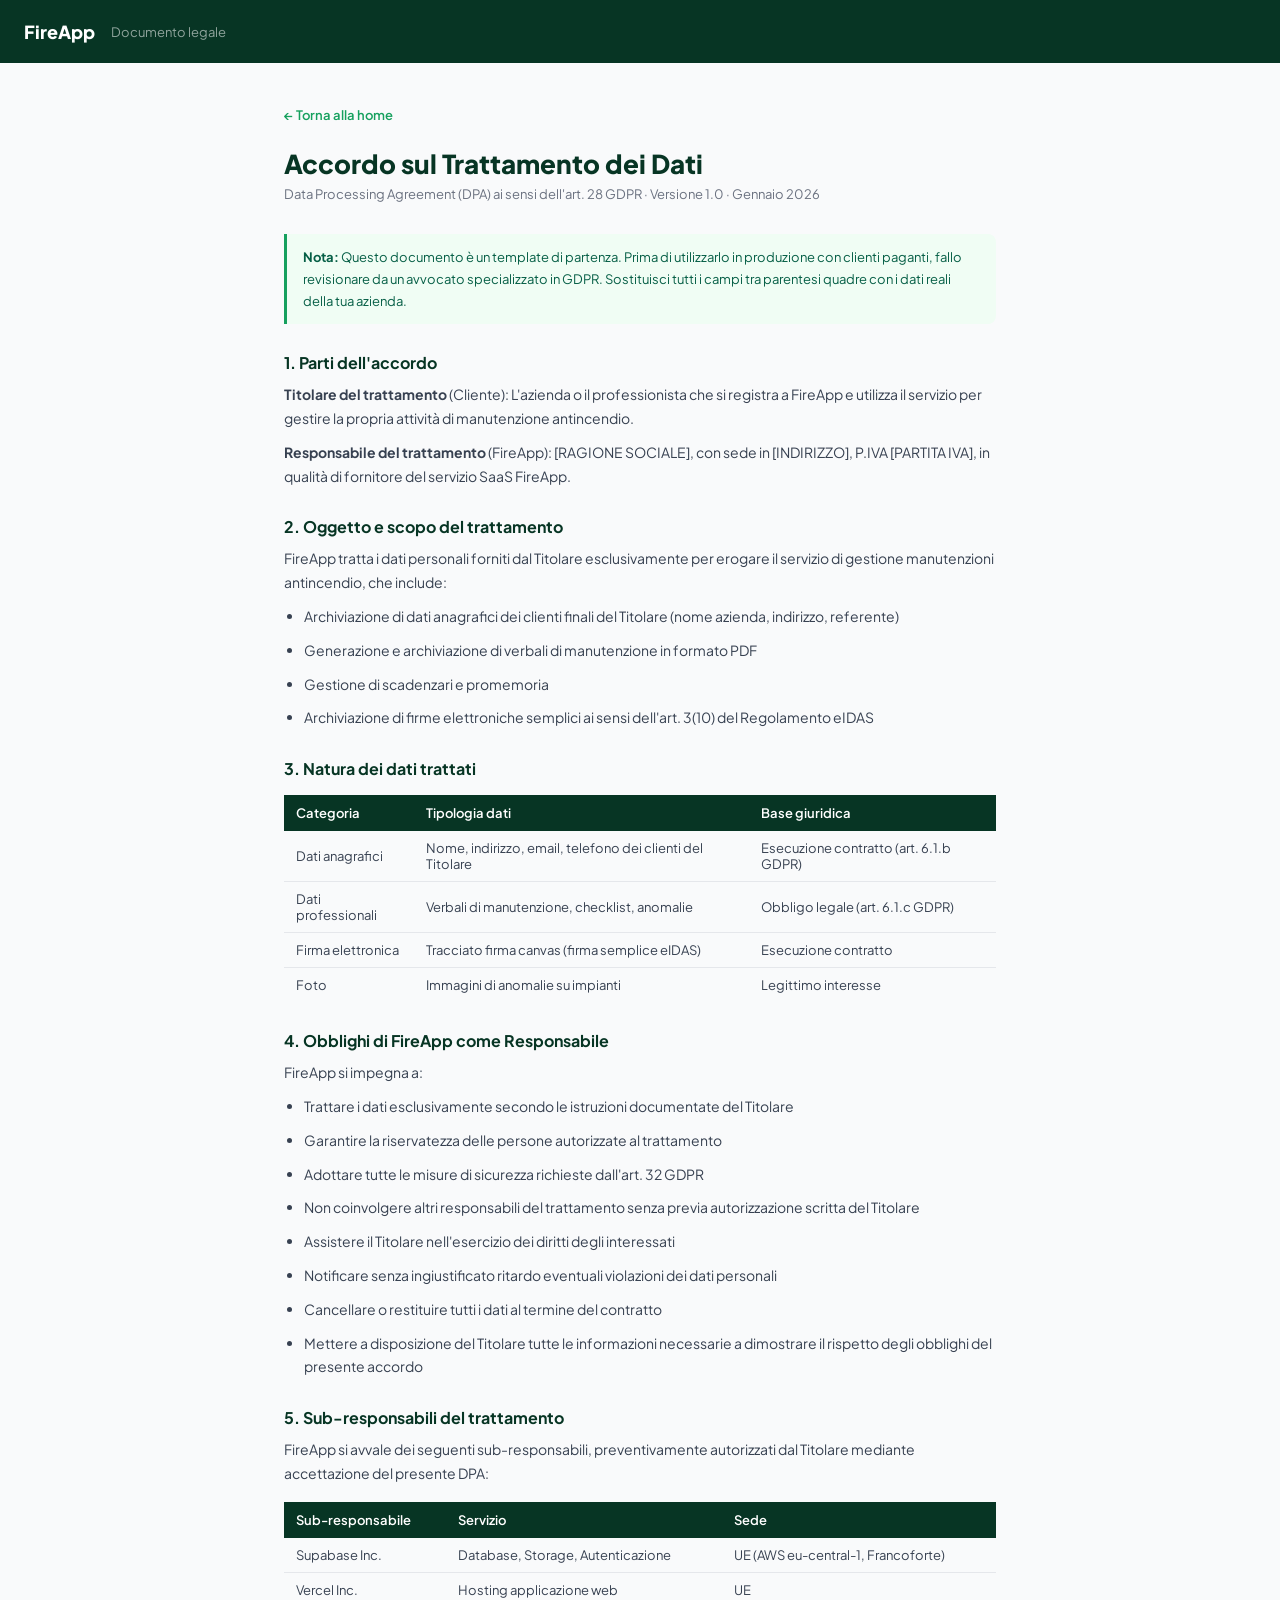
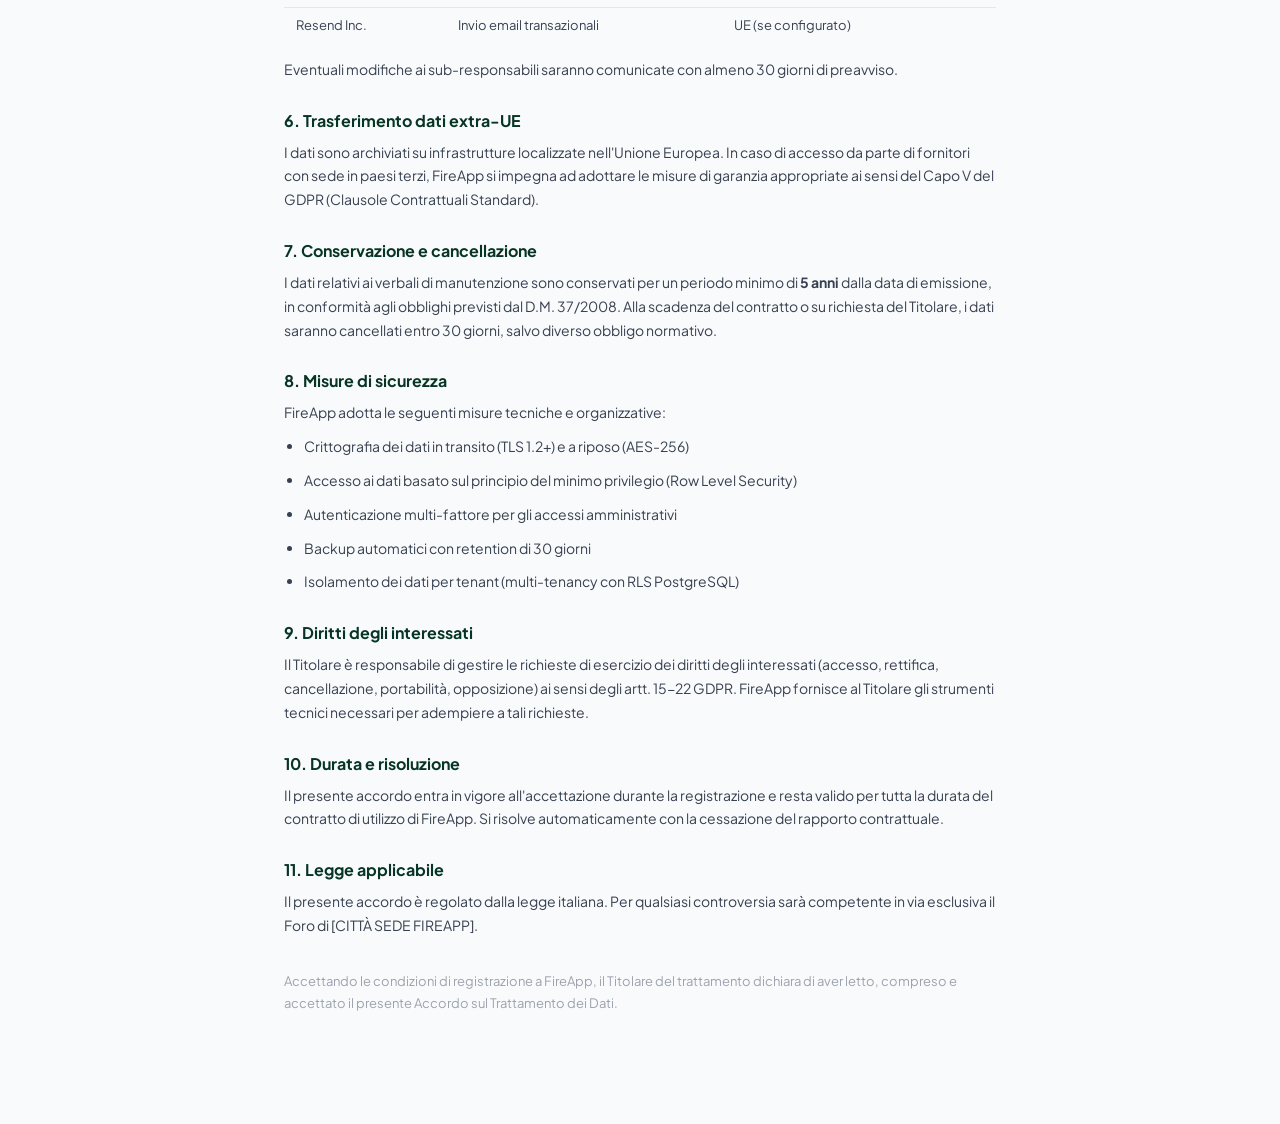
<file: dpa.html>
<!DOCTYPE html>
<html lang="it">
<head>
<meta charset="UTF-8">
<meta name="viewport" content="width=device-width, initial-scale=1.0">
<title>FireApp — Condizioni di Responsabile del Trattamento (DPA)</title>
<link href="https://fonts.googleapis.com/css2?family=Plus+Jakarta+Sans:wght@400;600;700&display=swap" rel="stylesheet">
<style>
*{box-sizing:border-box;margin:0;padding:0}
body{font-family:'Plus Jakarta Sans',system-ui,sans-serif;background:#f9fafb;color:#111827;-webkit-font-smoothing:antialiased}
.header{background:#073524;padding:20px 24px;display:flex;align-items:center;gap:12px}
.header-logo{font-size:18px;font-weight:800;color:white}
.header-sub{font-size:13px;color:rgba(255,255,255,.55);margin-left:4px}
.container{max-width:760px;margin:40px auto;padding:0 24px 60px}
.doc-title{font-size:26px;font-weight:800;color:#073524;margin-bottom:6px}
.doc-date{font-size:13px;color:#6b7280;margin-bottom:32px}
h2{font-size:16px;font-weight:700;color:#073524;margin:28px 0 10px}
p,li{font-size:14px;color:#374151;line-height:1.7;margin-bottom:10px}
ul,ol{padding-left:20px;margin-bottom:10px}
.highlight{background:#f0fdf4;border-left:3px solid #16a05e;padding:12px 16px;border-radius:0 8px 8px 0;margin:20px 0}
.highlight p{margin:0;font-size:13px;color:#065f46}
table{width:100%;border-collapse:collapse;margin:16px 0;font-size:13px}
th{background:#073524;color:white;padding:10px 12px;text-align:left;font-weight:600}
td{padding:9px 12px;border-bottom:1px solid #e5e7eb;color:#374151}
tr:last-child td{border-bottom:none}
.back{display:inline-flex;align-items:center;gap:6px;color:#16a05e;font-size:13px;font-weight:600;text-decoration:none;margin-bottom:24px}
</style>
</head>
<body>
<div class="header">
  <div class="header-logo">FireApp</div>
  <div class="header-sub">Documento legale</div>
</div>
<div class="container">
  <a href="/" class="back">← Torna alla home</a>
  <div class="doc-title">Accordo sul Trattamento dei Dati</div>
  <div class="doc-date">Data Processing Agreement (DPA) ai sensi dell'art. 28 GDPR · Versione 1.0 · Gennaio 2026</div>

  <div class="highlight">
    <p><strong>Nota:</strong> Questo documento è un template di partenza. Prima di utilizzarlo in produzione con clienti paganti, fallo revisionare da un avvocato specializzato in GDPR. Sostituisci tutti i campi tra parentesi quadre con i dati reali della tua azienda.</p>
  </div>

  <h2>1. Parti dell'accordo</h2>
  <p><strong>Titolare del trattamento</strong> (Cliente): L'azienda o il professionista che si registra a FireApp e utilizza il servizio per gestire la propria attività di manutenzione antincendio.</p>
  <p><strong>Responsabile del trattamento</strong> (FireApp): [RAGIONE SOCIALE], con sede in [INDIRIZZO], P.IVA [PARTITA IVA], in qualità di fornitore del servizio SaaS FireApp.</p>

  <h2>2. Oggetto e scopo del trattamento</h2>
  <p>FireApp tratta i dati personali forniti dal Titolare esclusivamente per erogare il servizio di gestione manutenzioni antincendio, che include:</p>
  <ul>
    <li>Archiviazione di dati anagrafici dei clienti finali del Titolare (nome azienda, indirizzo, referente)</li>
    <li>Generazione e archiviazione di verbali di manutenzione in formato PDF</li>
    <li>Gestione di scadenzari e promemoria</li>
    <li>Archiviazione di firme elettroniche semplici ai sensi dell'art. 3(10) del Regolamento eIDAS</li>
  </ul>

  <h2>3. Natura dei dati trattati</h2>
  <table>
    <tr><th>Categoria</th><th>Tipologia dati</th><th>Base giuridica</th></tr>
    <tr><td>Dati anagrafici</td><td>Nome, indirizzo, email, telefono dei clienti del Titolare</td><td>Esecuzione contratto (art. 6.1.b GDPR)</td></tr>
    <tr><td>Dati professionali</td><td>Verbali di manutenzione, checklist, anomalie</td><td>Obbligo legale (art. 6.1.c GDPR)</td></tr>
    <tr><td>Firma elettronica</td><td>Tracciato firma canvas (firma semplice eIDAS)</td><td>Esecuzione contratto</td></tr>
    <tr><td>Foto</td><td>Immagini di anomalie su impianti</td><td>Legittimo interesse</td></tr>
  </table>

  <h2>4. Obblighi di FireApp come Responsabile</h2>
  <p>FireApp si impegna a:</p>
  <ul>
    <li>Trattare i dati esclusivamente secondo le istruzioni documentate del Titolare</li>
    <li>Garantire la riservatezza delle persone autorizzate al trattamento</li>
    <li>Adottare tutte le misure di sicurezza richieste dall'art. 32 GDPR</li>
    <li>Non coinvolgere altri responsabili del trattamento senza previa autorizzazione scritta del Titolare</li>
    <li>Assistere il Titolare nell'esercizio dei diritti degli interessati</li>
    <li>Notificare senza ingiustificato ritardo eventuali violazioni dei dati personali</li>
    <li>Cancellare o restituire tutti i dati al termine del contratto</li>
    <li>Mettere a disposizione del Titolare tutte le informazioni necessarie a dimostrare il rispetto degli obblighi del presente accordo</li>
  </ul>

  <h2>5. Sub-responsabili del trattamento</h2>
  <p>FireApp si avvale dei seguenti sub-responsabili, preventivamente autorizzati dal Titolare mediante accettazione del presente DPA:</p>
  <table>
    <tr><th>Sub-responsabile</th><th>Servizio</th><th>Sede</th></tr>
    <tr><td>Supabase Inc.</td><td>Database, Storage, Autenticazione</td><td>UE (AWS eu-central-1, Francoforte)</td></tr>
    <tr><td>Vercel Inc.</td><td>Hosting applicazione web</td><td>UE</td></tr>
    <tr><td>Resend Inc.</td><td>Invio email transazionali</td><td>UE (se configurato)</td></tr>
  </table>
  <p>Eventuali modifiche ai sub-responsabili saranno comunicate con almeno 30 giorni di preavviso.</p>

  <h2>6. Trasferimento dati extra-UE</h2>
  <p>I dati sono archiviati su infrastrutture localizzate nell'Unione Europea. In caso di accesso da parte di fornitori con sede in paesi terzi, FireApp si impegna ad adottare le misure di garanzia appropriate ai sensi del Capo V del GDPR (Clausole Contrattuali Standard).</p>

  <h2>7. Conservazione e cancellazione</h2>
  <p>I dati relativi ai verbali di manutenzione sono conservati per un periodo minimo di <strong>5 anni</strong> dalla data di emissione, in conformità agli obblighi previsti dal D.M. 37/2008. Alla scadenza del contratto o su richiesta del Titolare, i dati saranno cancellati entro 30 giorni, salvo diverso obbligo normativo.</p>

  <h2>8. Misure di sicurezza</h2>
  <p>FireApp adotta le seguenti misure tecniche e organizzative:</p>
  <ul>
    <li>Crittografia dei dati in transito (TLS 1.2+) e a riposo (AES-256)</li>
    <li>Accesso ai dati basato sul principio del minimo privilegio (Row Level Security)</li>
    <li>Autenticazione multi-fattore per gli accessi amministrativi</li>
    <li>Backup automatici con retention di 30 giorni</li>
    <li>Isolamento dei dati per tenant (multi-tenancy con RLS PostgreSQL)</li>
  </ul>

  <h2>9. Diritti degli interessati</h2>
  <p>Il Titolare è responsabile di gestire le richieste di esercizio dei diritti degli interessati (accesso, rettifica, cancellazione, portabilità, opposizione) ai sensi degli artt. 15-22 GDPR. FireApp fornisce al Titolare gli strumenti tecnici necessari per adempiere a tali richieste.</p>

  <h2>10. Durata e risoluzione</h2>
  <p>Il presente accordo entra in vigore all'accettazione durante la registrazione e resta valido per tutta la durata del contratto di utilizzo di FireApp. Si risolve automaticamente con la cessazione del rapporto contrattuale.</p>

  <h2>11. Legge applicabile</h2>
  <p>Il presente accordo è regolato dalla legge italiana. Per qualsiasi controversia sarà competente in via esclusiva il Foro di [CITTÀ SEDE FIREAPP].</p>

  <p style="margin-top:32px;font-size:13px;color:#9ca3af">Accettando le condizioni di registrazione a FireApp, il Titolare del trattamento dichiara di aver letto, compreso e accettato il presente Accordo sul Trattamento dei Dati.</p>
</div>
</body>
</html>
</file>
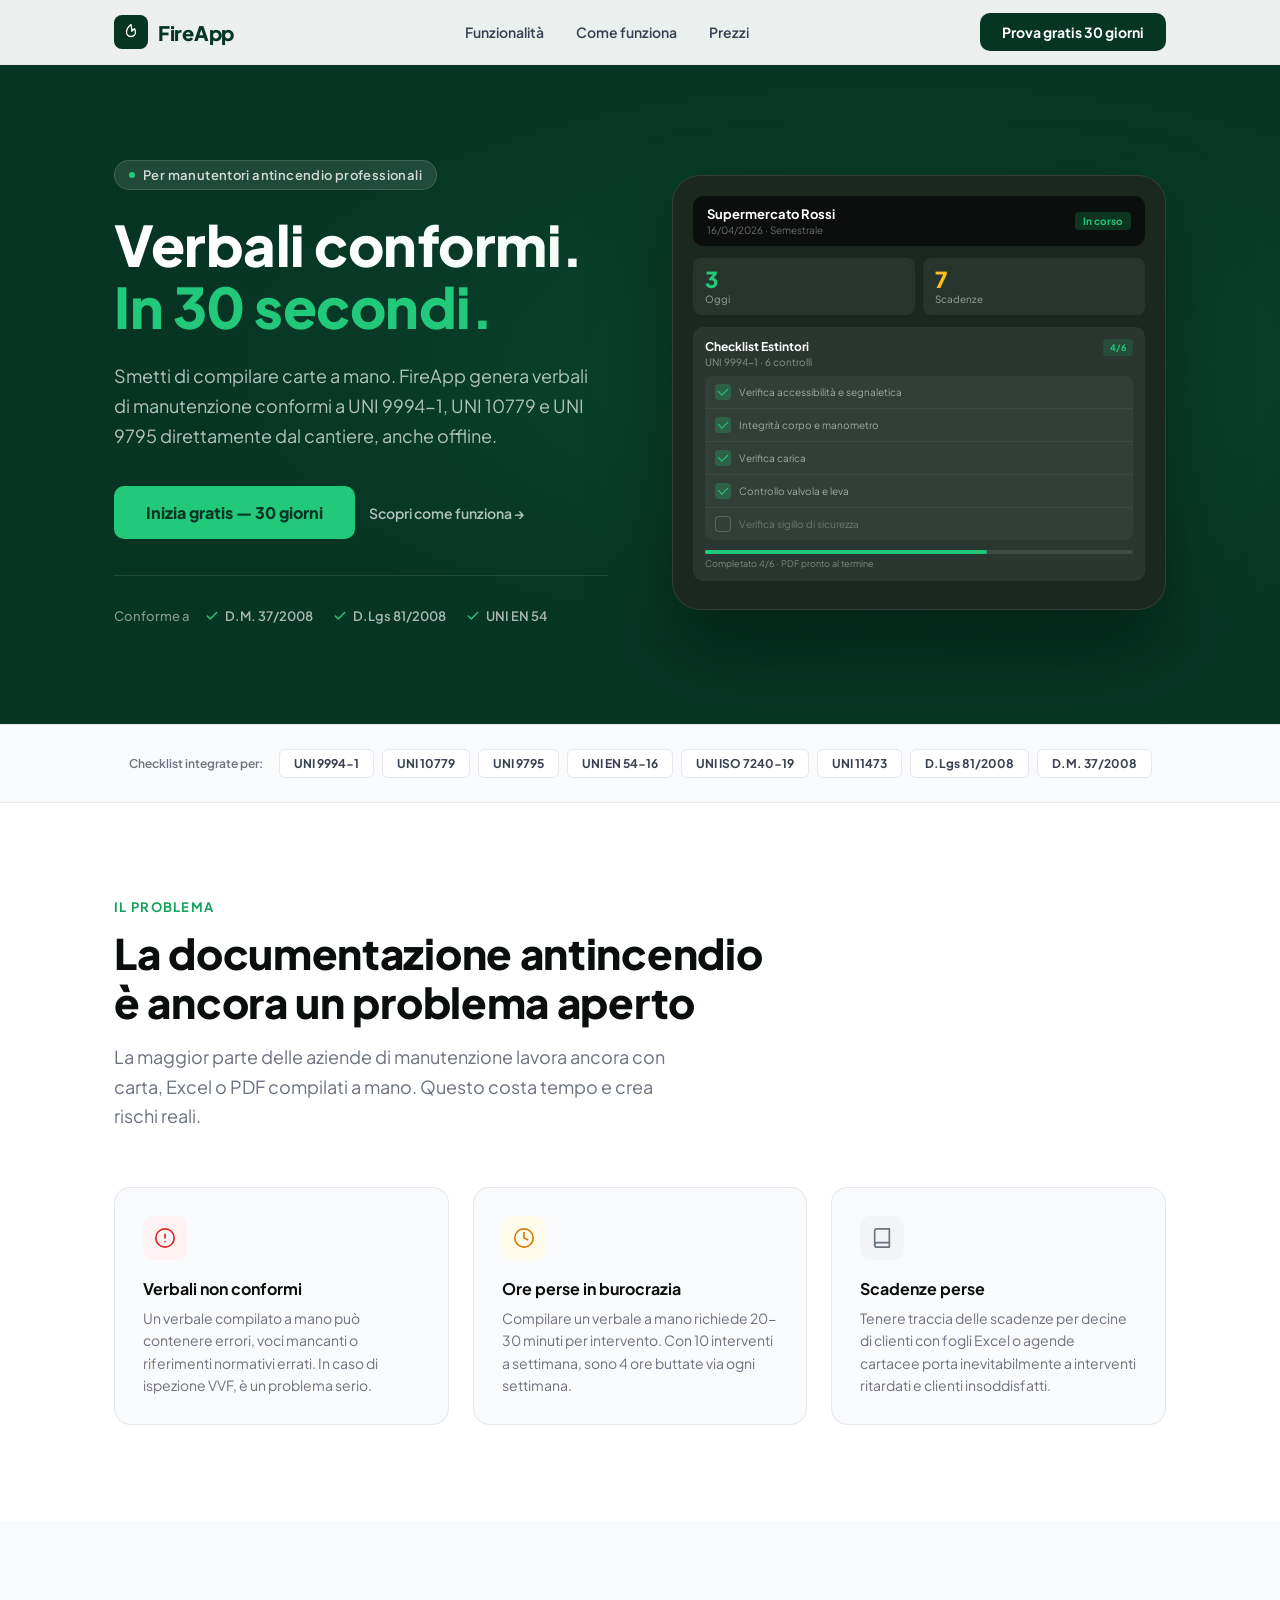
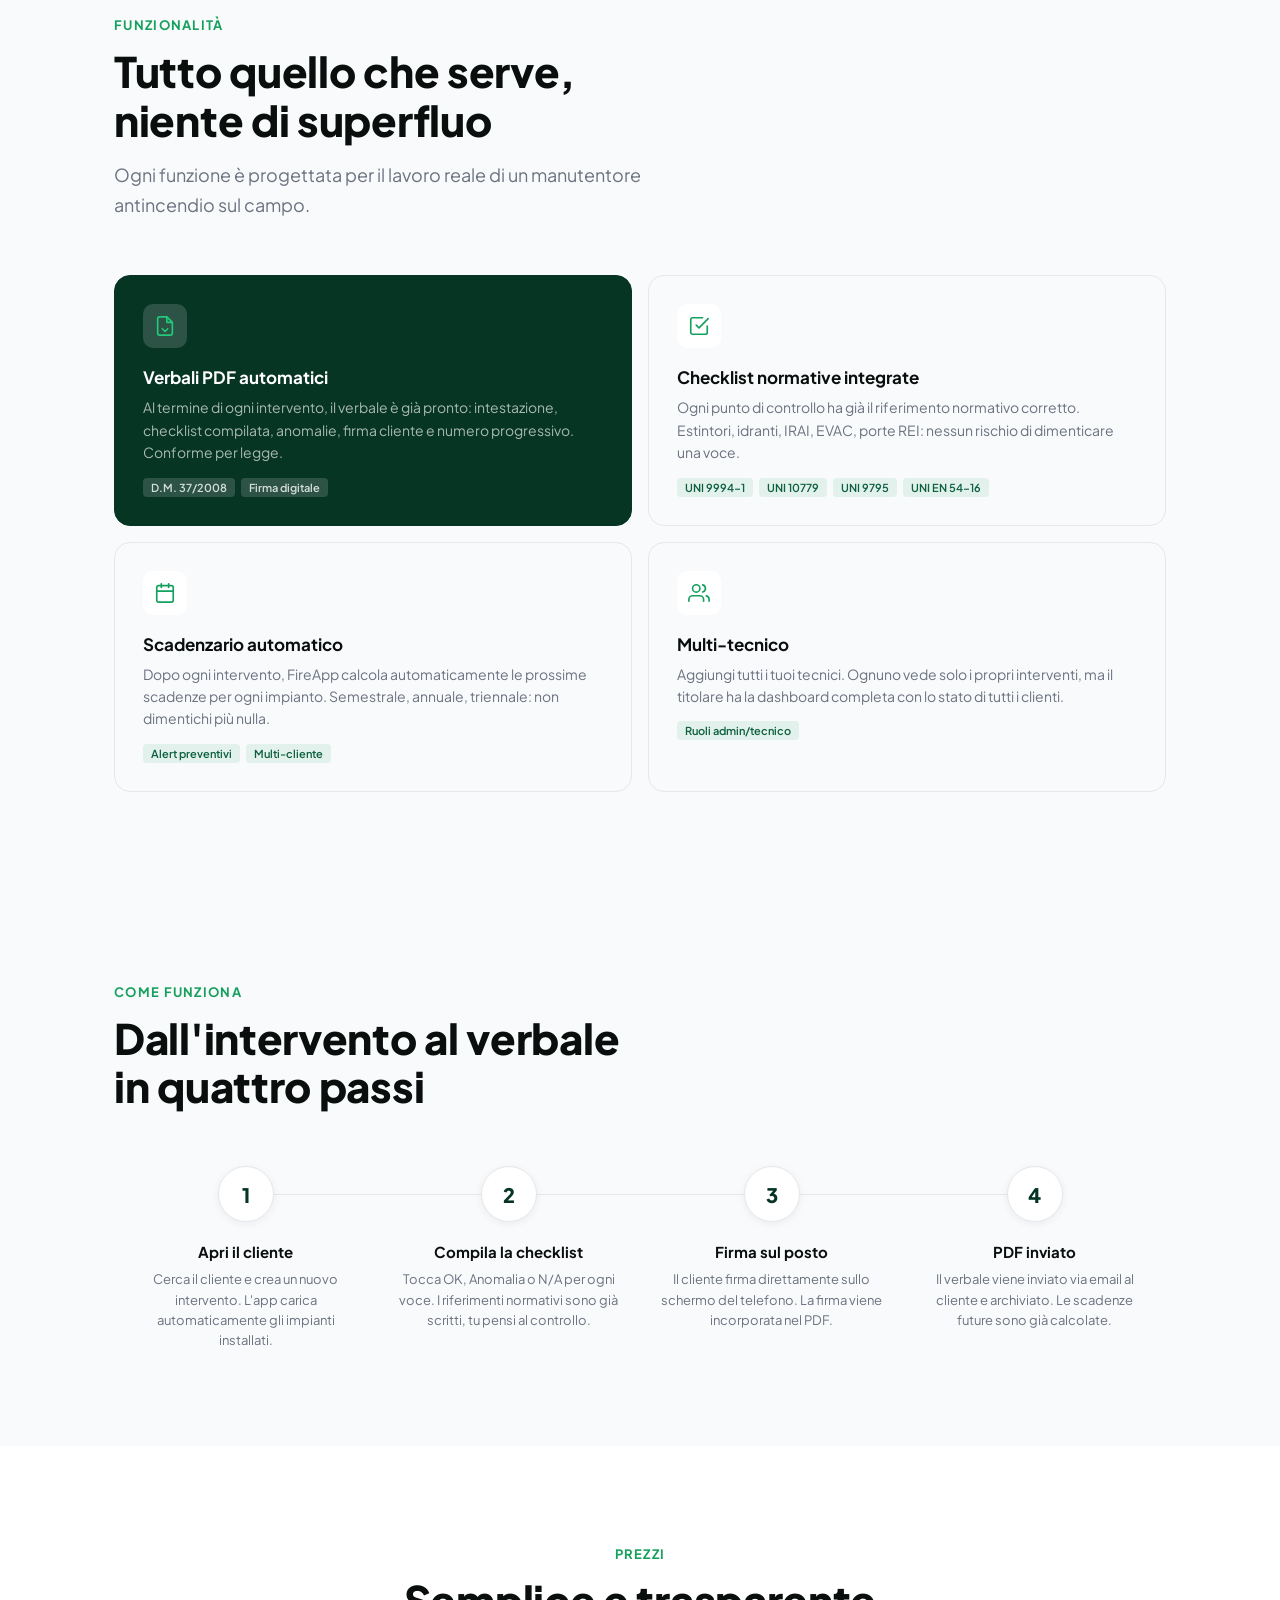
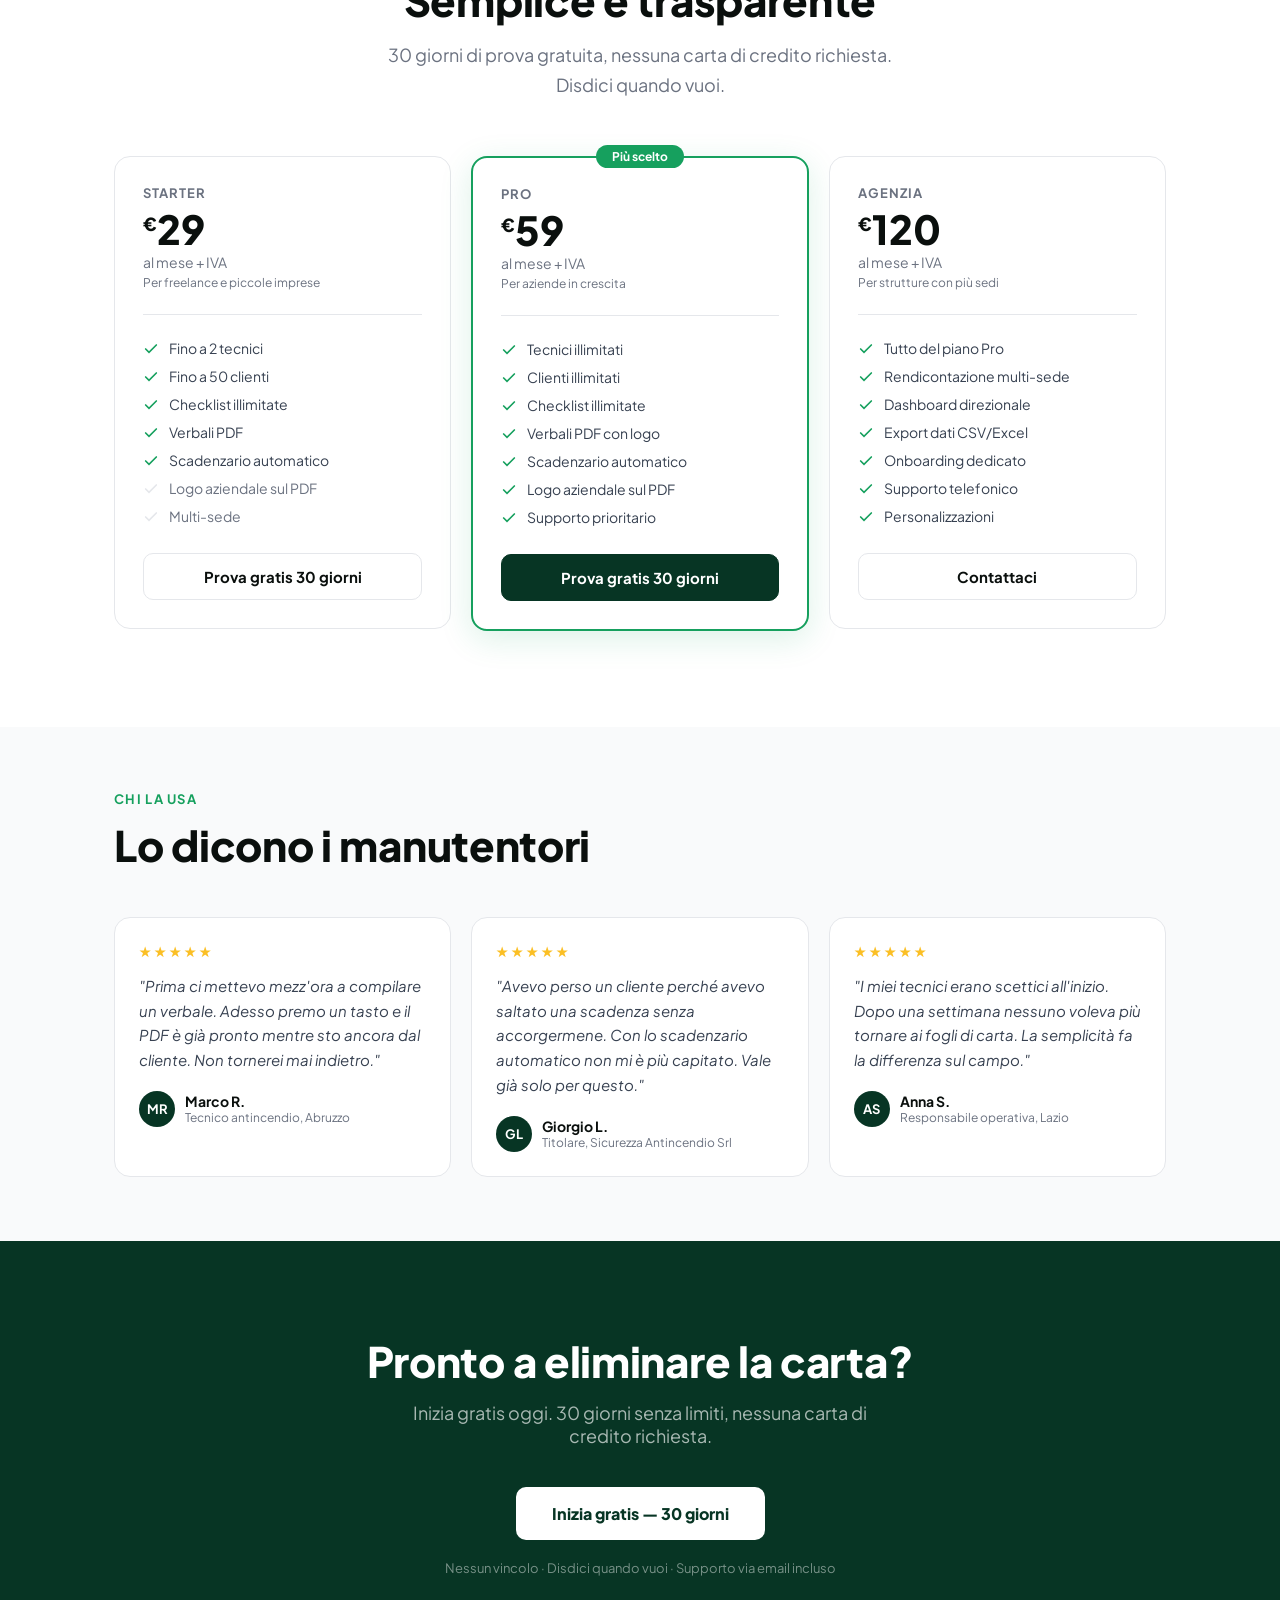
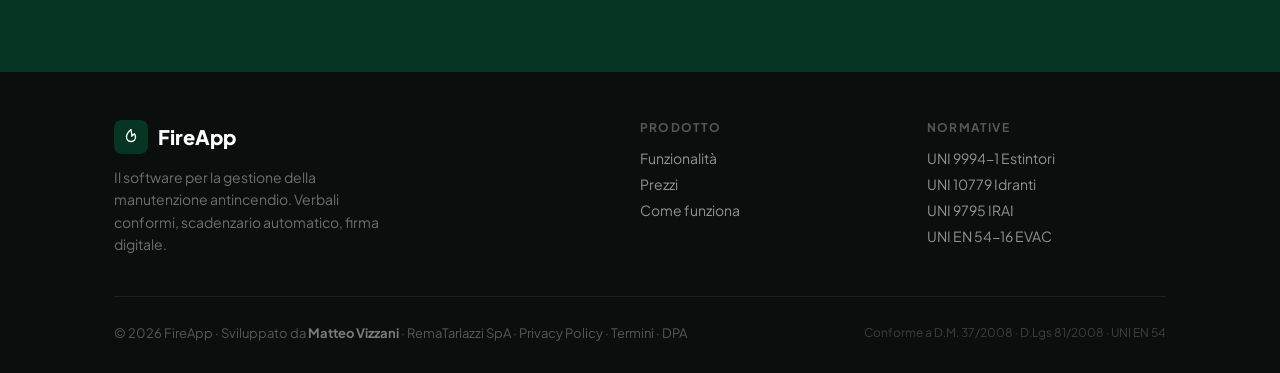
<file: landing-fireapp.html>
<!DOCTYPE html>
<html lang="it">
<head>
<meta charset="UTF-8">
<meta name="viewport" content="width=device-width, initial-scale=1.0">
<title>FireApp — Verbali antincendio conformi in 30 secondi</title>
<meta name="description" content="L'app per manutentori antincendio che genera verbali conformi a UNI 9994-1, UNI 10779 e UNI 9795 in automatico. Niente più carta, niente più errori.">
<link rel="preconnect" href="https://fonts.googleapis.com">
<link href="https://fonts.googleapis.com/css2?family=Plus+Jakarta+Sans:wght@400;500;600;700;800&display=swap" rel="stylesheet">
<style>
*{box-sizing:border-box;margin:0;padding:0}
:root{
  --green:#073524;
  --green-mid:#0d6040;
  --green-light:#16a05e;
  --green-bright:#22c97a;
  --amber:#d97706;
  --red:#dc2626;
  --ink:#0a0f0d;
  --ink-soft:#374151;
  --ink-muted:#6b7280;
  --border:#e5e7eb;
  --bg:#f9fafb;
  --white:#ffffff;
  --font:'Plus Jakarta Sans',system-ui,sans-serif;
  --radius:10px;
  --radius-lg:16px;
}
html{scroll-behavior:smooth}
body{font-family:var(--font);color:var(--ink);background:var(--white);-webkit-font-smoothing:antialiased}
a{color:inherit;text-decoration:none}
img{max-width:100%}

/* ── LAYOUT ── */
.container{max-width:1100px;margin:0 auto;padding:0 24px}
.section{padding:96px 0}
.section-sm{padding:64px 0}

/* ── NAV ── */
nav{position:fixed;top:0;left:0;right:0;z-index:100;background:rgba(255,255,255,.92);backdrop-filter:blur(12px);border-bottom:1px solid var(--border)}
.nav-inner{max-width:1100px;margin:0 auto;padding:0 24px;height:64px;display:flex;align-items:center;justify-content:space-between}
.nav-logo{display:flex;align-items:center;gap:10px;font-size:20px;font-weight:800;color:var(--green);letter-spacing:-.3px}
.nav-logo-mark{width:34px;height:34px;background:var(--green);border-radius:8px;display:flex;align-items:center;justify-content:center}
.nav-logo-mark svg{width:18px;height:18px;stroke:white;fill:none;stroke-width:1.8;stroke-linecap:round;stroke-linejoin:round}
.nav-links{display:flex;align-items:center;gap:32px}
.nav-links a{font-size:14px;font-weight:600;color:var(--ink-soft);transition:color .15s}
.nav-links a:hover{color:var(--green)}
.nav-cta{background:var(--green);color:white;padding:10px 22px;border-radius:var(--radius);font-size:14px;font-weight:700;transition:background .15s}
.nav-cta:hover{background:var(--green-mid)}

/* ── HERO ── */
.hero{padding:160px 0 100px;background:var(--green);position:relative;overflow:hidden}
.hero::before{content:'';position:absolute;inset:0;background:radial-gradient(ellipse 80% 60% at 70% 50%,rgba(34,201,122,.12) 0%,transparent 70%)}
.hero-grid{display:grid;grid-template-columns:1fr 1fr;gap:64px;align-items:center}
.hero-eyebrow{display:inline-flex;align-items:center;gap:8px;background:rgba(255,255,255,.1);border:1px solid rgba(255,255,255,.15);color:rgba(255,255,255,.8);font-size:13px;font-weight:600;padding:6px 14px;border-radius:99px;margin-bottom:24px;letter-spacing:.03em}
.hero-eyebrow span{width:6px;height:6px;border-radius:50%;background:var(--green-bright);display:inline-block}
h1{font-size:clamp(36px,4.5vw,56px);font-weight:800;color:white;line-height:1.1;letter-spacing:-.5px;margin-bottom:24px}
h1 em{color:var(--green-bright);font-style:normal}
.hero-desc{font-size:18px;color:rgba(255,255,255,.7);line-height:1.65;margin-bottom:36px;max-width:480px}
.hero-actions{display:flex;align-items:center;gap:14px;flex-wrap:wrap}
.btn-hero{background:var(--green-bright);color:var(--green);padding:16px 32px;border-radius:var(--radius);font-size:16px;font-weight:800;transition:all .15s;display:inline-block}
.btn-hero:hover{background:white;transform:translateY(-1px)}
.btn-ghost{color:rgba(255,255,255,.7);font-size:14px;font-weight:600;display:flex;align-items:center;gap:6px;transition:color .15s}
.btn-ghost:hover{color:white}
.btn-ghost svg{width:16px;height:16px;stroke:currentColor;fill:none;stroke-width:2}
.hero-trust{display:flex;align-items:center;gap:16px;margin-top:36px;padding-top:32px;border-top:1px solid rgba(255,255,255,.1)}
.hero-trust-text{font-size:13px;color:rgba(255,255,255,.5);font-weight:500}
.hero-trust-items{display:flex;gap:20px}
.trust-item{display:flex;align-items:center;gap:6px;font-size:13px;color:rgba(255,255,255,.65);font-weight:600}
.trust-item svg{width:14px;height:14px;stroke:var(--green-bright);fill:none;stroke-width:2.5;stroke-linecap:round}

/* Hero mockup */
.hero-mockup{position:relative}
.mockup-phone{background:#1a2820;border-radius:28px;padding:20px;border:1px solid rgba(255,255,255,.1);box-shadow:0 32px 80px rgba(0,0,0,.4)}
.mockup-bar{background:#0a0f0d;border-radius:10px;padding:10px 14px;display:flex;align-items:center;justify-content:space-between;margin-bottom:12px}
.mockup-bar-title{font-size:13px;font-weight:700;color:white}
.mockup-bar-badge{background:rgba(34,201,122,.2);color:var(--green-bright);font-size:10px;font-weight:700;padding:3px 8px;border-radius:4px}
.mockup-kpis{display:grid;grid-template-columns:1fr 1fr;gap:8px;margin-bottom:12px}
.m-kpi{background:rgba(255,255,255,.06);border-radius:8px;padding:10px 12px}
.m-kpi-val{font-size:22px;font-weight:800;color:white;line-height:1}
.m-kpi-val.ok{color:var(--green-bright)}
.m-kpi-val.warn{color:#fbbf24}
.m-kpi-label{font-size:10px;color:rgba(255,255,255,.45);margin-top:3px;font-weight:500}
.mockup-card{background:rgba(255,255,255,.07);border-radius:10px;padding:12px;margin-bottom:8px}
.m-card-head{display:flex;justify-content:space-between;align-items:flex-start;margin-bottom:8px}
.m-card-title{font-size:12px;font-weight:700;color:white}
.m-card-sub{font-size:10px;color:rgba(255,255,255,.45);margin-top:2px}
.m-badge{font-size:9px;font-weight:700;padding:3px 7px;border-radius:4px;background:rgba(251,191,36,.15);color:#fbbf24}
.m-badge-green{background:rgba(34,201,122,.15);color:var(--green-bright)}
.m-tags{display:flex;gap:4px;flex-wrap:wrap}
.m-tag{font-size:9px;padding:2px 6px;border-radius:3px;background:rgba(255,255,255,.08);color:rgba(255,255,255,.5);font-weight:600}
.m-progress{background:rgba(255,255,255,.1);border-radius:99px;height:4px;margin:8px 0 4px}
.m-progress-fill{height:4px;border-radius:99px;background:var(--green-bright)}
.m-progress-label{font-size:9px;color:rgba(255,255,255,.4)}
.mockup-cl{background:rgba(255,255,255,.04);border-radius:8px;overflow:hidden}
.m-cl-item{display:flex;align-items:center;gap:8px;padding:8px 10px;border-bottom:1px solid rgba(255,255,255,.05)}
.m-cl-item:last-child{border-bottom:none}
.m-cl-dot{width:16px;height:16px;border-radius:4px;display:flex;align-items:center;justify-content:center;flex-shrink:0}
.m-cl-dot.ok-d{background:rgba(34,201,122,.25)}
.m-cl-dot.ok-d::after{content:'';width:5px;height:8px;border:1.5px solid var(--green-bright);border-top:none;border-left:none;transform:rotate(45deg);display:block;margin-top:-2px}
.m-cl-dot.pend{border:1.5px solid rgba(255,255,255,.2)}
.m-cl-text{font-size:10px;color:rgba(255,255,255,.55);flex:1}

/* ── LOGOS / NORME ── */
.norme-bar{background:var(--bg);border-top:1px solid var(--border);border-bottom:1px solid var(--border);padding:24px 0}
.norme-inner{display:flex;align-items:center;justify-content:center;gap:8px;flex-wrap:wrap}
.norme-label{font-size:12px;font-weight:600;color:var(--ink-muted);margin-right:8px;white-space:nowrap}
.norm-pill{background:white;border:1px solid var(--border);border-radius:6px;padding:6px 14px;font-size:12px;font-weight:700;color:var(--ink-soft)}

/* ── PROBLEM ── */
.problem-grid{display:grid;grid-template-columns:1fr 1fr 1fr;gap:24px;margin-top:56px}
.problem-card{background:var(--bg);border:1px solid var(--border);border-radius:var(--radius-lg);padding:28px}
.problem-icon{width:44px;height:44px;border-radius:10px;display:flex;align-items:center;justify-content:center;margin-bottom:18px}
.problem-icon svg{width:22px;height:22px;stroke-width:1.8;stroke-linecap:round;stroke-linejoin:round;fill:none}
.icon-red{background:#fef2f2}
.icon-red svg{stroke:var(--red)}
.icon-amber{background:#fffbeb}
.icon-amber svg{stroke:var(--amber)}
.icon-gray{background:#f3f4f6}
.icon-gray svg{stroke:var(--ink-muted)}
.problem-title{font-size:16px;font-weight:700;color:var(--ink);margin-bottom:8px}
.problem-desc{font-size:14px;color:var(--ink-muted);line-height:1.6}

/* ── SECTION HEADER ── */
.section-label{font-size:13px;font-weight:700;color:var(--green-light);text-transform:uppercase;letter-spacing:.1em;margin-bottom:14px}
h2{font-size:clamp(28px,3.5vw,42px);font-weight:800;color:var(--ink);line-height:1.15;letter-spacing:-.3px;margin-bottom:16px}
.section-desc{font-size:18px;color:var(--ink-muted);line-height:1.65;max-width:560px}

/* ── FEATURES ── */
.features-grid{display:grid;grid-template-columns:1fr 1fr;gap:16px;margin-top:56px}
.feature-card{background:var(--bg);border:1px solid var(--border);border-radius:var(--radius-lg);padding:28px;transition:border-color .2s,box-shadow .2s}
.feature-card:hover{border-color:#a7f3d0;box-shadow:0 4px 24px rgba(22,160,94,.08)}
.feature-card.featured{background:var(--green);border-color:var(--green)}
.feature-icon{width:44px;height:44px;border-radius:10px;background:white;display:flex;align-items:center;justify-content:center;margin-bottom:18px}
.feature-card.featured .feature-icon{background:rgba(255,255,255,.15)}
.feature-icon svg{width:22px;height:22px;stroke:var(--green-light);fill:none;stroke-width:1.8;stroke-linecap:round;stroke-linejoin:round}
.feature-card.featured .feature-icon svg{stroke:var(--green-bright)}
.feature-title{font-size:17px;font-weight:700;color:var(--ink);margin-bottom:8px}
.feature-card.featured .feature-title{color:white}
.feature-desc{font-size:14px;color:var(--ink-muted);line-height:1.6}
.feature-card.featured .feature-desc{color:rgba(255,255,255,.65)}
.feature-norms{display:flex;gap:6px;flex-wrap:wrap;margin-top:14px}
.norm-tag{font-size:11px;font-weight:600;padding:3px 8px;border-radius:4px;background:rgba(22,160,94,.1);color:var(--green-mid)}
.feature-card.featured .norm-tag{background:rgba(255,255,255,.15);color:rgba(255,255,255,.8)}

/* ── HOW IT WORKS ── */
.how-bg{background:var(--bg)}
.steps{display:grid;grid-template-columns:1fr 1fr 1fr 1fr;gap:0;margin-top:56px;position:relative}
.steps::before{content:'';position:absolute;top:28px;left:10%;right:10%;height:1px;background:var(--border);z-index:0}
.step-item{text-align:center;padding:0 16px;position:relative;z-index:1}
.step-num{width:56px;height:56px;border-radius:50%;background:white;border:1px solid var(--border);display:flex;align-items:center;justify-content:center;margin:0 auto 20px;font-size:20px;font-weight:800;color:var(--green);box-shadow:0 2px 8px rgba(0,0,0,.06)}
.step-title{font-size:15px;font-weight:700;color:var(--ink);margin-bottom:8px}
.step-desc{font-size:13px;color:var(--ink-muted);line-height:1.55}

/* ── PRICING ── */
.pricing-grid{display:grid;grid-template-columns:1fr 1fr 1fr;gap:20px;margin-top:56px;align-items:start}
.price-card{background:white;border:1px solid var(--border);border-radius:var(--radius-lg);padding:28px;position:relative}
.price-card.popular{border:2px solid var(--green-light);box-shadow:0 8px 32px rgba(22,160,94,.15)}
.popular-badge{position:absolute;top:-13px;left:50%;transform:translateX(-50%);background:var(--green-light);color:white;font-size:12px;font-weight:700;padding:4px 16px;border-radius:99px;white-space:nowrap}
.price-plan{font-size:13px;font-weight:700;color:var(--ink-muted);text-transform:uppercase;letter-spacing:.08em;margin-bottom:8px}
.price-val{font-size:40px;font-weight:800;color:var(--ink);line-height:1;margin-bottom:4px}
.price-val sup{font-size:18px;vertical-align:top;margin-top:6px;display:inline-block}
.price-period{font-size:14px;color:var(--ink-muted);margin-bottom:4px}
.price-sub{font-size:12px;color:var(--ink-muted);margin-bottom:24px;padding-bottom:24px;border-bottom:1px solid var(--border)}
.price-features{list-style:none;display:flex;flex-direction:column;gap:10px;margin-bottom:28px}
.price-features li{display:flex;align-items:flex-start;gap:10px;font-size:14px;color:var(--ink-soft)}
.price-features li svg{width:16px;height:16px;stroke:var(--green-light);fill:none;stroke-width:2.5;stroke-linecap:round;flex-shrink:0;margin-top:2px}
.price-features li.dimmed{color:var(--ink-muted)}
.price-features li.dimmed svg{stroke:var(--border)}
.btn-price{display:block;text-align:center;padding:13px;border-radius:var(--radius);font-size:15px;font-weight:700;border:1.5px solid var(--border);color:var(--ink);transition:all .15s}
.btn-price:hover{border-color:var(--green-light);color:var(--green)}
.btn-price-primary{background:var(--green);color:white;border-color:var(--green)}
.btn-price-primary:hover{background:var(--green-mid);color:white}

/* ── TESTIMONIALS ── */
.testi-grid{display:grid;grid-template-columns:1fr 1fr 1fr;gap:20px;margin-top:48px}
.testi-card{background:white;border:1px solid var(--border);border-radius:var(--radius-lg);padding:24px}
.testi-stars{display:flex;gap:3px;margin-bottom:14px}
.testi-stars span{font-size:14px;color:#fbbf24}
.testi-text{font-size:15px;color:var(--ink-soft);line-height:1.65;margin-bottom:18px;font-style:italic}
.testi-author{display:flex;align-items:center;gap:10px}
.testi-avatar{width:36px;height:36px;border-radius:50%;background:var(--green);color:white;font-size:13px;font-weight:700;display:flex;align-items:center;justify-content:center;flex-shrink:0}
.testi-name{font-size:14px;font-weight:700;color:var(--ink)}
.testi-role{font-size:12px;color:var(--ink-muted)}

/* ── CTA FINALE ── */
.cta-section{background:var(--green);padding:96px 0;text-align:center}
.cta-section h2{color:white;margin-bottom:16px}
.cta-section p{color:rgba(255,255,255,.65);font-size:18px;margin-bottom:40px;max-width:480px;margin-left:auto;margin-right:auto}
.cta-actions{display:flex;justify-content:center;align-items:center;gap:16px;flex-wrap:wrap}
.btn-cta-white{background:white;color:var(--green);padding:16px 36px;border-radius:var(--radius);font-size:16px;font-weight:800;transition:all .15s}
.btn-cta-white:hover{background:var(--green-bright);transform:translateY(-1px)}
.cta-note{font-size:13px;color:rgba(255,255,255,.45);margin-top:20px}

/* ── FOOTER ── */
footer{background:var(--ink);padding:48px 0 32px}
.footer-inner{display:grid;grid-template-columns:2fr 1fr 1fr;gap:48px;margin-bottom:40px}
.footer-brand{font-size:20px;font-weight:800;color:white;margin-bottom:12px;display:flex;align-items:center;gap:10px}
.footer-desc{font-size:14px;color:rgba(255,255,255,.4);line-height:1.6;max-width:280px}
.footer-col-title{font-size:12px;font-weight:700;color:rgba(255,255,255,.3);text-transform:uppercase;letter-spacing:.1em;margin-bottom:14px}
.footer-links{display:flex;flex-direction:column;gap:8px}
.footer-links a{font-size:14px;color:rgba(255,255,255,.55);transition:color .15s}
.footer-links a:hover{color:white}
.footer-bottom{border-top:1px solid rgba(255,255,255,.08);padding-top:28px;display:flex;justify-content:space-between;align-items:center}
.footer-copy{font-size:13px;color:rgba(255,255,255,.3)}
.footer-norms{font-size:12px;color:rgba(255,255,255,.2)}

/* ── RESPONSIVE ── */
@media(max-width:900px){
  .hero-grid,.features-grid,.steps,.pricing-grid,.testi-grid,.footer-inner{grid-template-columns:1fr}
  .problem-grid{grid-template-columns:1fr 1fr}
  .steps::before{display:none}
  .nav-links{display:none}
  .section{padding:64px 0}
  h2{font-size:28px}
  h1{font-size:36px}
}
@media(max-width:580px){
  .problem-grid,.hero-trust-items{grid-template-columns:1fr;flex-direction:column}
  .pricing-grid{grid-template-columns:1fr}
  .hero-trust{flex-direction:column;align-items:flex-start;gap:12px}
}
</style>

<!-- Iubenda — sostituisci gli ID dopo aver creato la policy su iubenda.com -->
<script type="text/javascript">
  var _iub = _iub || [];
  _iub.csConfiguration = {
    "lang": "it",
    "siteId": 0000000,
    "cookiePolicyId": 0000000,
    "banner": { "acceptButtonDisplay": true, "closeButtonRejects": true, "position": "bottom" }
  };
</script>
<script type="text/javascript" src="//cdn.iubenda.com/cs/iubenda_cs.js" charset="UTF-8" async></script>
</head>
<body>

<nav>
  <div class="nav-inner">
    <div class="nav-logo">
      <div class="nav-logo-mark">
        <svg viewBox="0 0 24 24"><path d="M12 2C8.5 5 6 8.5 6 12a6 6 0 0012 0c0-1.5-.5-3-1.5-4.5C15 9 14 10.5 13 11c.5-3-1-6.5-1-9z"/></svg>
      </div>
      FireApp
    </div>
    <div class="nav-links">
      <a href="#features">Funzionalità</a>
      <a href="#come-funziona">Come funziona</a>
      <a href="#prezzi">Prezzi</a>
    </div>
    <a href="signup.html" class="nav-cta">Prova gratis 30 giorni</a>
  </div>
</nav>

<section class="hero">
  <div class="container">
    <div class="hero-grid">
      <div>
        <div class="hero-eyebrow"><span></span>Per manutentori antincendio professionali</div>
        <h1>Verbali conformi.<br><em>In 30 secondi.</em></h1>
        <p class="hero-desc">Smetti di compilare carte a mano. FireApp genera verbali di manutenzione conformi a UNI 9994-1, UNI 10779 e UNI 9795 direttamente dal cantiere, anche offline.</p>
        <div class="hero-actions">
          <a href="signup.html" class="btn-hero">Inizia gratis — 30 giorni</a>
          <a href="/tour.html" class="btn-ghost">
            Scopri come funziona →
          </a>
        </div>
        <div class="hero-trust">
          <div class="hero-trust-text">Conforme a</div>
          <div class="hero-trust-items">
            <div class="trust-item"><svg viewBox="0 0 24 24"><polyline points="20 6 9 17 4 12"/></svg>D.M. 37/2008</div>
            <div class="trust-item"><svg viewBox="0 0 24 24"><polyline points="20 6 9 17 4 12"/></svg>D.Lgs 81/2008</div>
            <div class="trust-item"><svg viewBox="0 0 24 24"><polyline points="20 6 9 17 4 12"/></svg>UNI EN 54</div>
          </div>
        </div>
      </div>

      <div class="hero-mockup">
        <div class="mockup-phone">
          <div class="mockup-bar">
            <div>
              <div class="mockup-bar-title">Supermercato Rossi</div>
              <div style="font-size:10px;color:rgba(255,255,255,.4);margin-top:2px">16/04/2026 · Semestrale</div>
            </div>
            <div class="mockup-bar-badge">In corso</div>
          </div>
          <div class="mockup-kpis">
            <div class="m-kpi"><div class="m-kpi-val ok">3</div><div class="m-kpi-label">Oggi</div></div>
            <div class="m-kpi"><div class="m-kpi-val warn">7</div><div class="m-kpi-label">Scadenze</div></div>
          </div>
          <div class="mockup-card">
            <div class="m-card-head">
              <div>
                <div class="m-card-title">Checklist Estintori</div>
                <div class="m-card-sub">UNI 9994-1 · 6 controlli</div>
              </div>
              <div class="m-badge m-badge-green">4/6</div>
            </div>
            <div class="mockup-cl">
              <div class="m-cl-item"><div class="m-cl-dot ok-d"></div><div class="m-cl-text">Verifica accessibilità e segnaletica</div></div>
              <div class="m-cl-item"><div class="m-cl-dot ok-d"></div><div class="m-cl-text">Integrità corpo e manometro</div></div>
              <div class="m-cl-item"><div class="m-cl-dot ok-d"></div><div class="m-cl-text">Verifica carica</div></div>
              <div class="m-cl-item"><div class="m-cl-dot ok-d"></div><div class="m-cl-text">Controllo valvola e leva</div></div>
              <div class="m-cl-item"><div class="m-cl-dot pend"></div><div class="m-cl-text" style="color:rgba(255,255,255,.3)">Verifica sigillo di sicurezza</div></div>
            </div>
            <div class="m-progress" style="margin-top:10px"><div class="m-progress-fill" style="width:66%"></div></div>
            <div class="m-progress-label">Completato 4/6 · PDF pronto al termine</div>
          </div>
        </div>
      </div>
    </div>
  </div>
</section>

<div class="norme-bar">
  <div class="norme-inner">
    <div class="norme-label">Checklist integrate per:</div>
    <div class="norm-pill">UNI 9994-1</div>
    <div class="norm-pill">UNI 10779</div>
    <div class="norm-pill">UNI 9795</div>
    <div class="norm-pill">UNI EN 54-16</div>
    <div class="norm-pill">UNI ISO 7240-19</div>
    <div class="norm-pill">UNI 11473</div>
    <div class="norm-pill">D.Lgs 81/2008</div>
    <div class="norm-pill">D.M. 37/2008</div>
  </div>
</div>

<section class="section">
  <div class="container">
    <div class="section-label">Il problema</div>
    <h2>La documentazione antincendio<br>è ancora un problema aperto</h2>
    <p class="section-desc">La maggior parte delle aziende di manutenzione lavora ancora con carta, Excel o PDF compilati a mano. Questo costa tempo e crea rischi reali.</p>
    <div class="problem-grid">
      <div class="problem-card">
        <div class="problem-icon icon-red">
          <svg viewBox="0 0 24 24"><circle cx="12" cy="12" r="10"/><line x1="12" y1="8" x2="12" y2="12"/><line x1="12" y1="16" x2="12.01" y2="16"/></svg>
        </div>
        <div class="problem-title">Verbali non conformi</div>
        <div class="problem-desc">Un verbale compilato a mano può contenere errori, voci mancanti o riferimenti normativi errati. In caso di ispezione VVF, è un problema serio.</div>
      </div>
      <div class="problem-card">
        <div class="problem-icon icon-amber">
          <svg viewBox="0 0 24 24"><circle cx="12" cy="12" r="10"/><polyline points="12 6 12 12 16 14"/></svg>
        </div>
        <div class="problem-title">Ore perse in burocrazia</div>
        <div class="problem-desc">Compilare un verbale a mano richiede 20-30 minuti per intervento. Con 10 interventi a settimana, sono 4 ore buttate via ogni settimana.</div>
      </div>
      <div class="problem-card">
        <div class="problem-icon icon-gray">
          <svg viewBox="0 0 24 24"><path d="M4 19.5A2.5 2.5 0 016.5 17H20"/><path d="M6.5 2H20v20H6.5A2.5 2.5 0 014 19.5v-15A2.5 2.5 0 016.5 2z"/></svg>
        </div>
        <div class="problem-title">Scadenze perse</div>
        <div class="problem-desc">Tenere traccia delle scadenze per decine di clienti con fogli Excel o agende cartacee porta inevitabilmente a interventi ritardati e clienti insoddisfatti.</div>
      </div>
    </div>
  </div>
</section>

<section class="section" id="features" style="background:var(--bg)">
  <div class="container">
    <div class="section-label">Funzionalità</div>
    <h2>Tutto quello che serve,<br>niente di superfluo</h2>
    <p class="section-desc">Ogni funzione è progettata per il lavoro reale di un manutentore antincendio sul campo.</p>
    <div class="features-grid">
      <div class="feature-card featured">
        <div class="feature-icon">
          <svg viewBox="0 0 24 24"><path d="M14 2H6a2 2 0 00-2 2v16a2 2 0 002 2h12a2 2 0 002-2V8z"/><polyline points="14 2 14 8 20 8"/><polyline points="9 15 12 18 15 15"/></svg>
        </div>
        <div class="feature-title">Verbali PDF automatici</div>
        <div class="feature-desc">Al termine di ogni intervento, il verbale è già pronto: intestazione, checklist compilata, anomalie, firma cliente e numero progressivo. Conforme per legge.</div>
        <div class="feature-norms">
          <span class="norm-tag">D.M. 37/2008</span>
          <span class="norm-tag">Firma digitale</span>
        </div>
      </div>
      <div class="feature-card">
        <div class="feature-icon">
          <svg viewBox="0 0 24 24"><polyline points="9 11 12 14 22 4"/><path d="M21 12v7a2 2 0 01-2 2H5a2 2 0 01-2-2V5a2 2 0 012-2h11"/></svg>
        </div>
        <div class="feature-title">Checklist normative integrate</div>
        <div class="feature-desc">Ogni punto di controllo ha già il riferimento normativo corretto. Estintori, idranti, IRAI, EVAC, porte REI: nessun rischio di dimenticare una voce.</div>
        <div class="feature-norms">
          <span class="norm-tag">UNI 9994-1</span>
          <span class="norm-tag">UNI 10779</span>
          <span class="norm-tag">UNI 9795</span>
          <span class="norm-tag">UNI EN 54-16</span>
        </div>
      </div>
      <div class="feature-card">
        <div class="feature-icon">
          <svg viewBox="0 0 24 24"><rect x="3" y="4" width="18" height="18" rx="2"/><line x1="16" y1="2" x2="16" y2="6"/><line x1="8" y1="2" x2="8" y2="6"/><line x1="3" y1="10" x2="21" y2="10"/></svg>
        </div>
        <div class="feature-title">Scadenzario automatico</div>
        <div class="feature-desc">Dopo ogni intervento, FireApp calcola automaticamente le prossime scadenze per ogni impianto. Semestrale, annuale, triennale: non dimentichi più nulla.</div>
        <div class="feature-norms">
          <span class="norm-tag">Alert preventivi</span>
          <span class="norm-tag">Multi-cliente</span>
        </div>
      </div>
      <div class="feature-card">
        <div class="feature-icon">
          <svg viewBox="0 0 24 24"><path d="M17 21v-2a4 4 0 00-4-4H5a4 4 0 00-4 4v2"/><circle cx="9" cy="7" r="4"/><path d="M23 21v-2a4 4 0 00-3-3.87M16 3.13a4 4 0 010 7.75"/></svg>
        </div>
        <div class="feature-title">Multi-tecnico</div>
        <div class="feature-desc">Aggiungi tutti i tuoi tecnici. Ognuno vede solo i propri interventi, ma il titolare ha la dashboard completa con lo stato di tutti i clienti.</div>
        <div class="feature-norms">
          <span class="norm-tag">Ruoli admin/tecnico</span>
        </div>
      </div>
    </div>
  </div>
</section>

<section class="section how-bg" id="come-funziona">
  <div class="container">
    <div class="section-label">Come funziona</div>
    <h2>Dall'intervento al verbale<br>in quattro passi</h2>
    <div class="steps">
      <div class="step-item">
        <div class="step-num">1</div>
        <div class="step-title">Apri il cliente</div>
        <div class="step-desc">Cerca il cliente e crea un nuovo intervento. L'app carica automaticamente gli impianti installati.</div>
      </div>
      <div class="step-item">
        <div class="step-num">2</div>
        <div class="step-title">Compila la checklist</div>
        <div class="step-desc">Tocca OK, Anomalia o N/A per ogni voce. I riferimenti normativi sono già scritti, tu pensi al controllo.</div>
      </div>
      <div class="step-item">
        <div class="step-num">3</div>
        <div class="step-title">Firma sul posto</div>
        <div class="step-desc">Il cliente firma direttamente sullo schermo del telefono. La firma viene incorporata nel PDF.</div>
      </div>
      <div class="step-item">
        <div class="step-num">4</div>
        <div class="step-title">PDF inviato</div>
        <div class="step-desc">Il verbale viene inviato via email al cliente e archiviato. Le scadenze future sono già calcolate.</div>
      </div>
    </div>
  </div>
</section>

<section class="section" id="prezzi">
  <div class="container">
    <div style="text-align:center">
      <div class="section-label" style="display:inline-block">Prezzi</div>
      <h2>Semplice e trasparente</h2>
      <p class="section-desc" style="margin:0 auto">30 giorni di prova gratuita, nessuna carta di credito richiesta. Disdici quando vuoi.</p>
    </div>
    <div class="pricing-grid">

      <div class="price-card">
        <div class="price-plan">Starter</div>
        <div class="price-val"><sup>€</sup>29</div>
        <div class="price-period">al mese + IVA</div>
        <div class="price-sub">Per freelance e piccole imprese</div>
        <ul class="price-features">
          <li><svg viewBox="0 0 24 24"><polyline points="20 6 9 17 4 12"/></svg>Fino a 2 tecnici</li>
          <li><svg viewBox="0 0 24 24"><polyline points="20 6 9 17 4 12"/></svg>Fino a 50 clienti</li>
          <li><svg viewBox="0 0 24 24"><polyline points="20 6 9 17 4 12"/></svg>Checklist illimitate</li>
          <li><svg viewBox="0 0 24 24"><polyline points="20 6 9 17 4 12"/></svg>Verbali PDF</li>
          <li><svg viewBox="0 0 24 24"><polyline points="20 6 9 17 4 12"/></svg>Scadenzario automatico</li>
          <li class="dimmed"><svg viewBox="0 0 24 24"><polyline points="20 6 9 17 4 12"/></svg>Logo aziendale sul PDF</li>
          <li class="dimmed"><svg viewBox="0 0 24 24"><polyline points="20 6 9 17 4 12"/></svg>Multi-sede</li>
        </ul>
        <a href="signup.html" class="btn-price">Prova gratis 30 giorni</a>
      </div>

      <div class="price-card popular">
        <div class="popular-badge">Più scelto</div>
        <div class="price-plan">Pro</div>
        <div class="price-val"><sup>€</sup>59</div>
        <div class="price-period">al mese + IVA</div>
        <div class="price-sub">Per aziende in crescita</div>
        <ul class="price-features">
          <li><svg viewBox="0 0 24 24"><polyline points="20 6 9 17 4 12"/></svg>Tecnici illimitati</li>
          <li><svg viewBox="0 0 24 24"><polyline points="20 6 9 17 4 12"/></svg>Clienti illimitati</li>
          <li><svg viewBox="0 0 24 24"><polyline points="20 6 9 17 4 12"/></svg>Checklist illimitate</li>
          <li><svg viewBox="0 0 24 24"><polyline points="20 6 9 17 4 12"/></svg>Verbali PDF con logo</li>
          <li><svg viewBox="0 0 24 24"><polyline points="20 6 9 17 4 12"/></svg>Scadenzario automatico</li>
          <li><svg viewBox="0 0 24 24"><polyline points="20 6 9 17 4 12"/></svg>Logo aziendale sul PDF</li>
          <li><svg viewBox="0 0 24 24"><polyline points="20 6 9 17 4 12"/></svg>Supporto prioritario</li>
        </ul>
        <a href="signup.html" class="btn-price btn-price-primary">Prova gratis 30 giorni</a>
      </div>

      <div class="price-card">
        <div class="price-plan">Agenzia</div>
        <div class="price-val"><sup>€</sup>120</div>
        <div class="price-period">al mese + IVA</div>
        <div class="price-sub">Per strutture con più sedi</div>
        <ul class="price-features">
          <li><svg viewBox="0 0 24 24"><polyline points="20 6 9 17 4 12"/></svg>Tutto del piano Pro</li>
          <li><svg viewBox="0 0 24 24"><polyline points="20 6 9 17 4 12"/></svg>Rendicontazione multi-sede</li>
          <li><svg viewBox="0 0 24 24"><polyline points="20 6 9 17 4 12"/></svg>Dashboard direzionale</li>
          <li><svg viewBox="0 0 24 24"><polyline points="20 6 9 17 4 12"/></svg>Export dati CSV/Excel</li>
          <li><svg viewBox="0 0 24 24"><polyline points="20 6 9 17 4 12"/></svg>Onboarding dedicato</li>
          <li><svg viewBox="0 0 24 24"><polyline points="20 6 9 17 4 12"/></svg>Supporto telefonico</li>
          <li><svg viewBox="0 0 24 24"><polyline points="20 6 9 17 4 12"/></svg>Personalizzazioni</li>
        </ul>
        <a href="mailto:info@fireapp.it" class="btn-price">Contattaci</a>
      </div>

    </div>
  </div>
</section>

<section class="section-sm" style="background:var(--bg)">
  <div class="container">
    <div class="section-label">Chi la usa</div>
    <h2>Lo dicono i manutentori</h2>
    <div class="testi-grid">
      <div class="testi-card">
        <div class="testi-stars"><span>★</span><span>★</span><span>★</span><span>★</span><span>★</span></div>
        <p class="testi-text">"Prima ci mettevo mezz'ora a compilare un verbale. Adesso premo un tasto e il PDF è già pronto mentre sto ancora dal cliente. Non tornerei mai indietro."</p>
        <div class="testi-author">
          <div class="testi-avatar">MR</div>
          <div><div class="testi-name">Marco R.</div><div class="testi-role">Tecnico antincendio, Abruzzo</div></div>
        </div>
      </div>
      <div class="testi-card">
        <div class="testi-stars"><span>★</span><span>★</span><span>★</span><span>★</span><span>★</span></div>
        <p class="testi-text">"Avevo perso un cliente perché avevo saltato una scadenza senza accorgermene. Con lo scadenzario automatico non mi è più capitato. Vale già solo per questo."</p>
        <div class="testi-author">
          <div class="testi-avatar">GL</div>
          <div><div class="testi-name">Giorgio L.</div><div class="testi-role">Titolare, Sicurezza Antincendio Srl</div></div>
        </div>
      </div>
      <div class="testi-card">
        <div class="testi-stars"><span>★</span><span>★</span><span>★</span><span>★</span><span>★</span></div>
        <p class="testi-text">"I miei tecnici erano scettici all'inizio. Dopo una settimana nessuno voleva più tornare ai fogli di carta. La semplicità fa la differenza sul campo."</p>
        <div class="testi-author">
          <div class="testi-avatar">AS</div>
          <div><div class="testi-name">Anna S.</div><div class="testi-role">Responsabile operativa, Lazio</div></div>
        </div>
      </div>
    </div>
  </div>
</section>

<section class="cta-section">
  <div class="container">
    <h2>Pronto a eliminare la carta?</h2>
    <p>Inizia gratis oggi. 30 giorni senza limiti, nessuna carta di credito richiesta.</p>
    <div class="cta-actions">
      <a href="signup.html" class="btn-cta-white">Inizia gratis — 30 giorni</a>
    </div>
    <div class="cta-note">Nessun vincolo · Disdici quando vuoi · Supporto via email incluso</div>
  </div>
</section>

<footer>
  <div class="container">
    <div class="footer-inner">
      <div>
        <div class="footer-brand">
          <div class="nav-logo-mark">
            <svg viewBox="0 0 24 24"><path d="M12 2C8.5 5 6 8.5 6 12a6 6 0 0012 0c0-1.5-.5-3-1.5-4.5C15 9 14 10.5 13 11c.5-3-1-6.5-1-9z" stroke="white" fill="none" stroke-width="1.8" stroke-linecap="round"/></svg>
          </div>
          FireApp
        </div>
        <p class="footer-desc">Il software per la gestione della manutenzione antincendio. Verbali conformi, scadenzario automatico, firma digitale.</p>
      </div>
      <div>
        <div class="footer-col-title">Prodotto</div>
        <div class="footer-links">
          <a href="#features">Funzionalità</a>
          <a href="#prezzi">Prezzi</a>
          <a href="#come-funziona">Come funziona</a>
        </div>
      </div>
      <div>
        <div class="footer-col-title">Normative</div>
        <div class="footer-links">
          <a href="#">UNI 9994-1 Estintori</a>
          <a href="#">UNI 10779 Idranti</a>
          <a href="#">UNI 9795 IRAI</a>
          <a href="#">UNI EN 54-16 EVAC</a>
        </div>
      </div>
    </div>
    <div class="footer-bottom">
      <div class="footer-copy">© 2026 FireApp · Sviluppato da <strong style="color:rgba(255,255,255,.45)">Matteo Vizzani</strong> · RemaTarlazzi SpA · <a href="#" onclick="alert('Privacy Policy non ancora configurata.')" class="iubenda-nostyle" style="color:rgba(255,255,255,.3);text-decoration:none">Privacy Policy</a> · <a href="/termini.html" style="color:rgba(255,255,255,.3);text-decoration:none">Termini</a> · <a href="/dpa.html" style="color:rgba(255,255,255,.3);text-decoration:none">DPA</a></div>
      <div class="footer-norms">Conforme a D.M. 37/2008 · D.Lgs 81/2008 · UNI EN 54</div>
    </div>
  </div>
</footer>

</body>
</html>
</file>
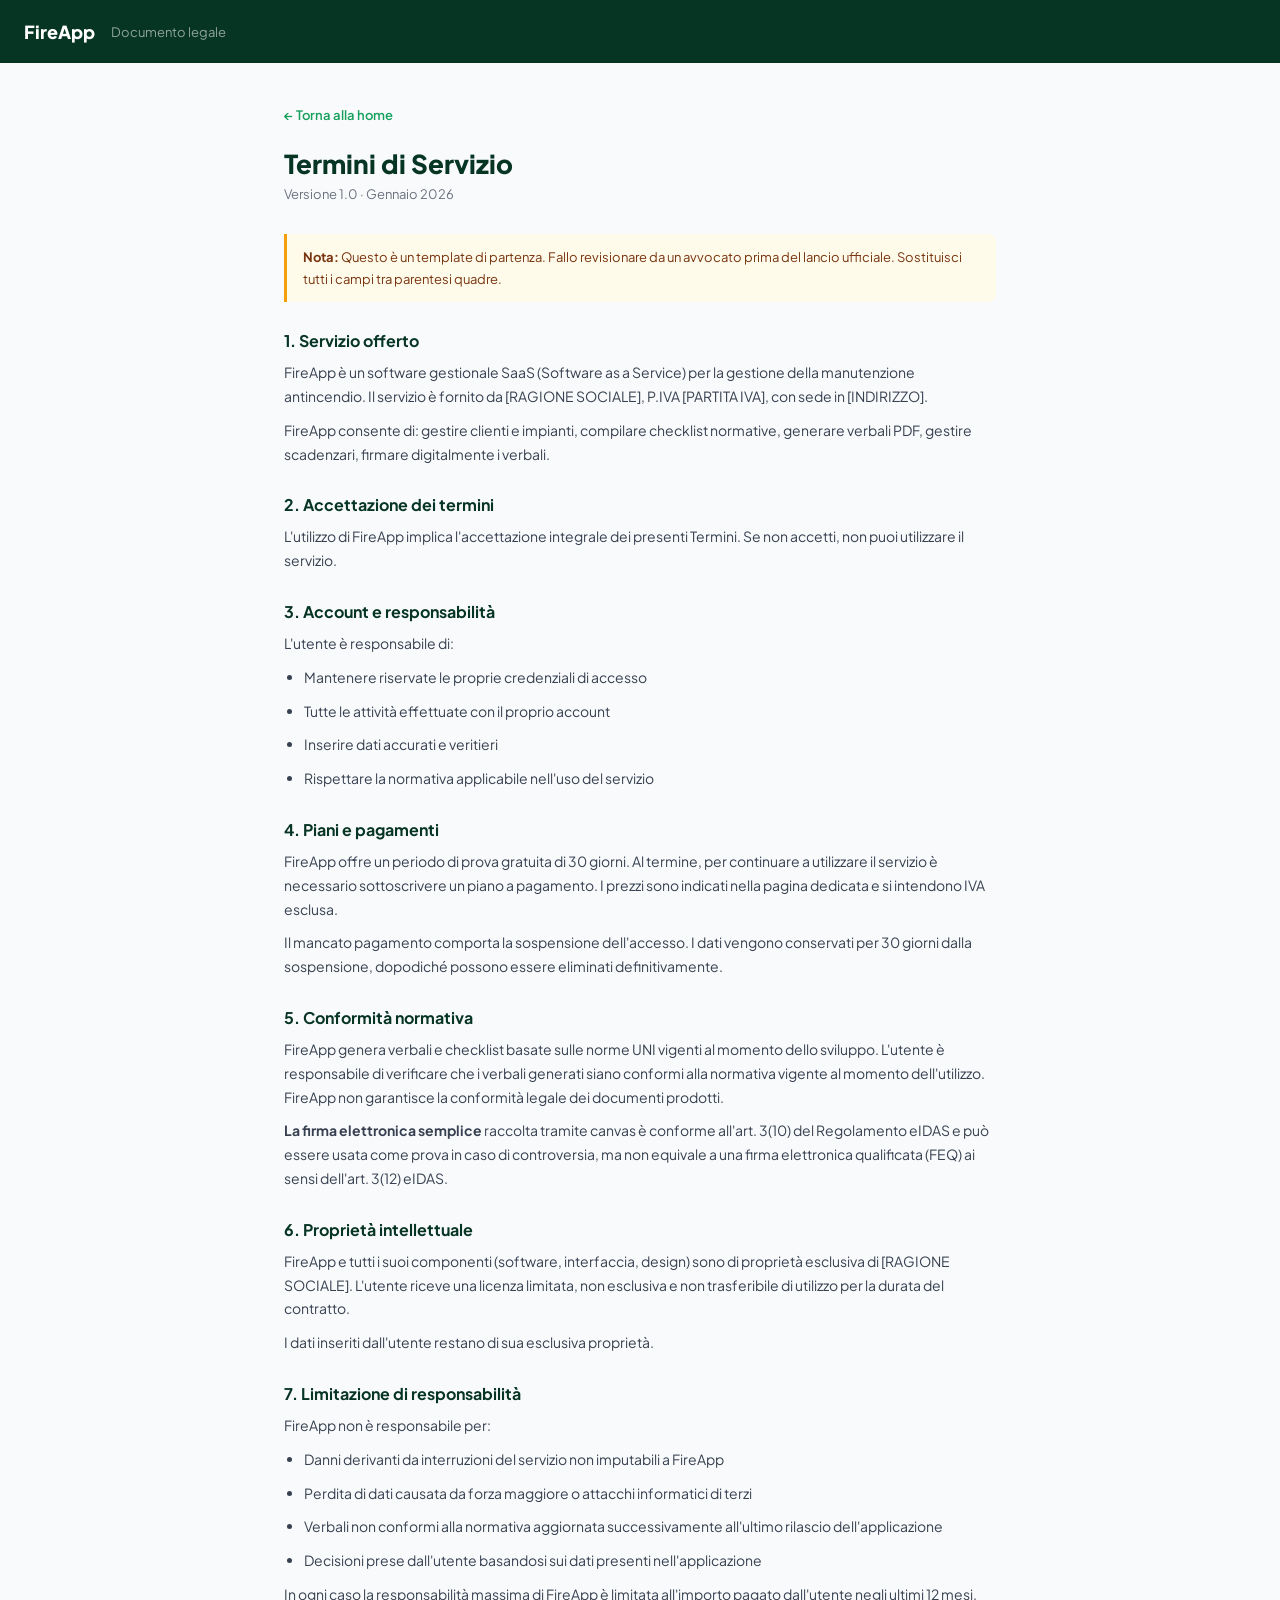
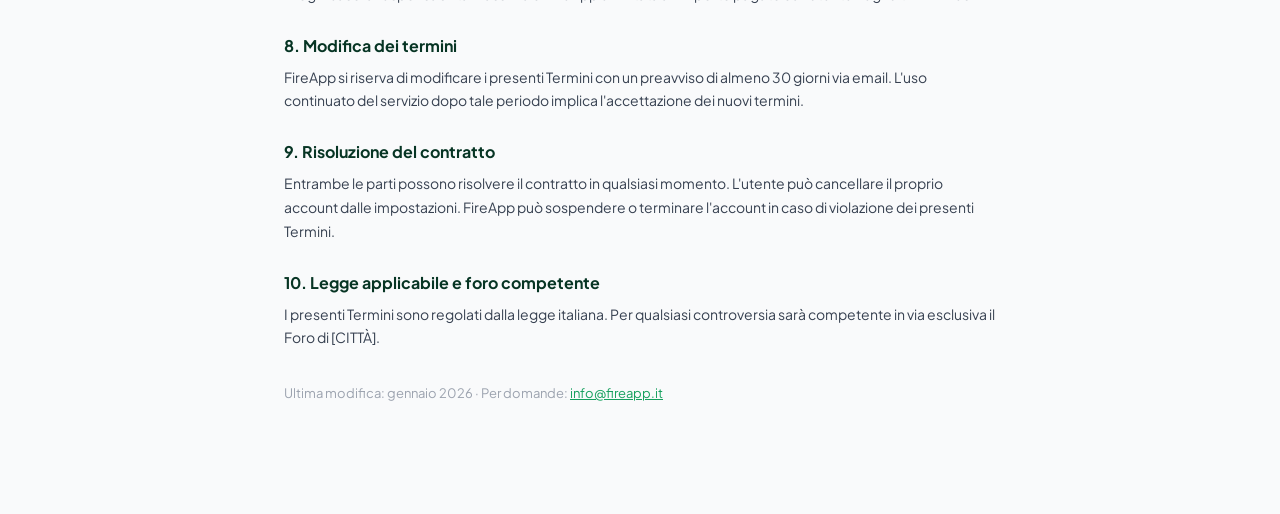
<file: termini.html>
<!DOCTYPE html>
<html lang="it">
<head>
<meta charset="UTF-8">
<meta name="viewport" content="width=device-width, initial-scale=1.0">
<title>FireApp — Termini di Servizio</title>
<link href="https://fonts.googleapis.com/css2?family=Plus+Jakarta+Sans:wght@400;600;700&display=swap" rel="stylesheet">
<style>
*{box-sizing:border-box;margin:0;padding:0}
body{font-family:'Plus Jakarta Sans',system-ui,sans-serif;background:#f9fafb;color:#111827;-webkit-font-smoothing:antialiased}
.header{background:#073524;padding:20px 24px;display:flex;align-items:center;gap:12px}
.header-logo{font-size:18px;font-weight:800;color:white}
.header-sub{font-size:13px;color:rgba(255,255,255,.55);margin-left:4px}
.container{max-width:760px;margin:40px auto;padding:0 24px 60px}
.doc-title{font-size:26px;font-weight:800;color:#073524;margin-bottom:6px}
.doc-date{font-size:13px;color:#6b7280;margin-bottom:32px}
h2{font-size:16px;font-weight:700;color:#073524;margin:28px 0 10px}
p,li{font-size:14px;color:#374151;line-height:1.7;margin-bottom:10px}
ul,ol{padding-left:20px;margin-bottom:10px}
.highlight{background:#fffbeb;border-left:3px solid #f59e0b;padding:12px 16px;border-radius:0 8px 8px 0;margin:20px 0}
.highlight p{margin:0;font-size:13px;color:#78350f}
.back{display:inline-flex;align-items:center;gap:6px;color:#16a05e;font-size:13px;font-weight:600;text-decoration:none;margin-bottom:24px}
</style>
</head>
<body>
<div class="header">
  <div class="header-logo">FireApp</div>
  <div class="header-sub">Documento legale</div>
</div>
<div class="container">
  <a href="/" class="back">← Torna alla home</a>
  <div class="doc-title">Termini di Servizio</div>
  <div class="doc-date">Versione 1.0 · Gennaio 2026</div>

  <div class="highlight">
    <p><strong>Nota:</strong> Questo è un template di partenza. Fallo revisionare da un avvocato prima del lancio ufficiale. Sostituisci tutti i campi tra parentesi quadre.</p>
  </div>

  <h2>1. Servizio offerto</h2>
  <p>FireApp è un software gestionale SaaS (Software as a Service) per la gestione della manutenzione antincendio. Il servizio è fornito da [RAGIONE SOCIALE], P.IVA [PARTITA IVA], con sede in [INDIRIZZO].</p>
  <p>FireApp consente di: gestire clienti e impianti, compilare checklist normative, generare verbali PDF, gestire scadenzari, firmare digitalmente i verbali.</p>

  <h2>2. Accettazione dei termini</h2>
  <p>L'utilizzo di FireApp implica l'accettazione integrale dei presenti Termini. Se non accetti, non puoi utilizzare il servizio.</p>

  <h2>3. Account e responsabilità</h2>
  <p>L'utente è responsabile di:</p>
  <ul>
    <li>Mantenere riservate le proprie credenziali di accesso</li>
    <li>Tutte le attività effettuate con il proprio account</li>
    <li>Inserire dati accurati e veritieri</li>
    <li>Rispettare la normativa applicabile nell'uso del servizio</li>
  </ul>

  <h2>4. Piani e pagamenti</h2>
  <p>FireApp offre un periodo di prova gratuita di 30 giorni. Al termine, per continuare a utilizzare il servizio è necessario sottoscrivere un piano a pagamento. I prezzi sono indicati nella pagina dedicata e si intendono IVA esclusa.</p>
  <p>Il mancato pagamento comporta la sospensione dell'accesso. I dati vengono conservati per 30 giorni dalla sospensione, dopodiché possono essere eliminati definitivamente.</p>

  <h2>5. Conformità normativa</h2>
  <p>FireApp genera verbali e checklist basate sulle norme UNI vigenti al momento dello sviluppo. L'utente è responsabile di verificare che i verbali generati siano conformi alla normativa vigente al momento dell'utilizzo. FireApp non garantisce la conformità legale dei documenti prodotti.</p>
  <p><strong>La firma elettronica semplice</strong> raccolta tramite canvas è conforme all'art. 3(10) del Regolamento eIDAS e può essere usata come prova in caso di controversia, ma non equivale a una firma elettronica qualificata (FEQ) ai sensi dell'art. 3(12) eIDAS.</p>

  <h2>6. Proprietà intellettuale</h2>
  <p>FireApp e tutti i suoi componenti (software, interfaccia, design) sono di proprietà esclusiva di [RAGIONE SOCIALE]. L'utente riceve una licenza limitata, non esclusiva e non trasferibile di utilizzo per la durata del contratto.</p>
  <p>I dati inseriti dall'utente restano di sua esclusiva proprietà.</p>

  <h2>7. Limitazione di responsabilità</h2>
  <p>FireApp non è responsabile per:</p>
  <ul>
    <li>Danni derivanti da interruzioni del servizio non imputabili a FireApp</li>
    <li>Perdita di dati causata da forza maggiore o attacchi informatici di terzi</li>
    <li>Verbali non conformi alla normativa aggiornata successivamente all'ultimo rilascio dell'applicazione</li>
    <li>Decisioni prese dall'utente basandosi sui dati presenti nell'applicazione</li>
  </ul>
  <p>In ogni caso la responsabilità massima di FireApp è limitata all'importo pagato dall'utente negli ultimi 12 mesi.</p>

  <h2>8. Modifica dei termini</h2>
  <p>FireApp si riserva di modificare i presenti Termini con un preavviso di almeno 30 giorni via email. L'uso continuato del servizio dopo tale periodo implica l'accettazione dei nuovi termini.</p>

  <h2>9. Risoluzione del contratto</h2>
  <p>Entrambe le parti possono risolvere il contratto in qualsiasi momento. L'utente può cancellare il proprio account dalle impostazioni. FireApp può sospendere o terminare l'account in caso di violazione dei presenti Termini.</p>

  <h2>10. Legge applicabile e foro competente</h2>
  <p>I presenti Termini sono regolati dalla legge italiana. Per qualsiasi controversia sarà competente in via esclusiva il Foro di [CITTÀ].</p>

  <p style="margin-top:32px;font-size:13px;color:#9ca3af">Ultima modifica: gennaio 2026 · Per domande: <a href="mailto:info@fireapp.it" style="color:#16a05e">info@fireapp.it</a></p>
</div>
</body>
</html>
</file>
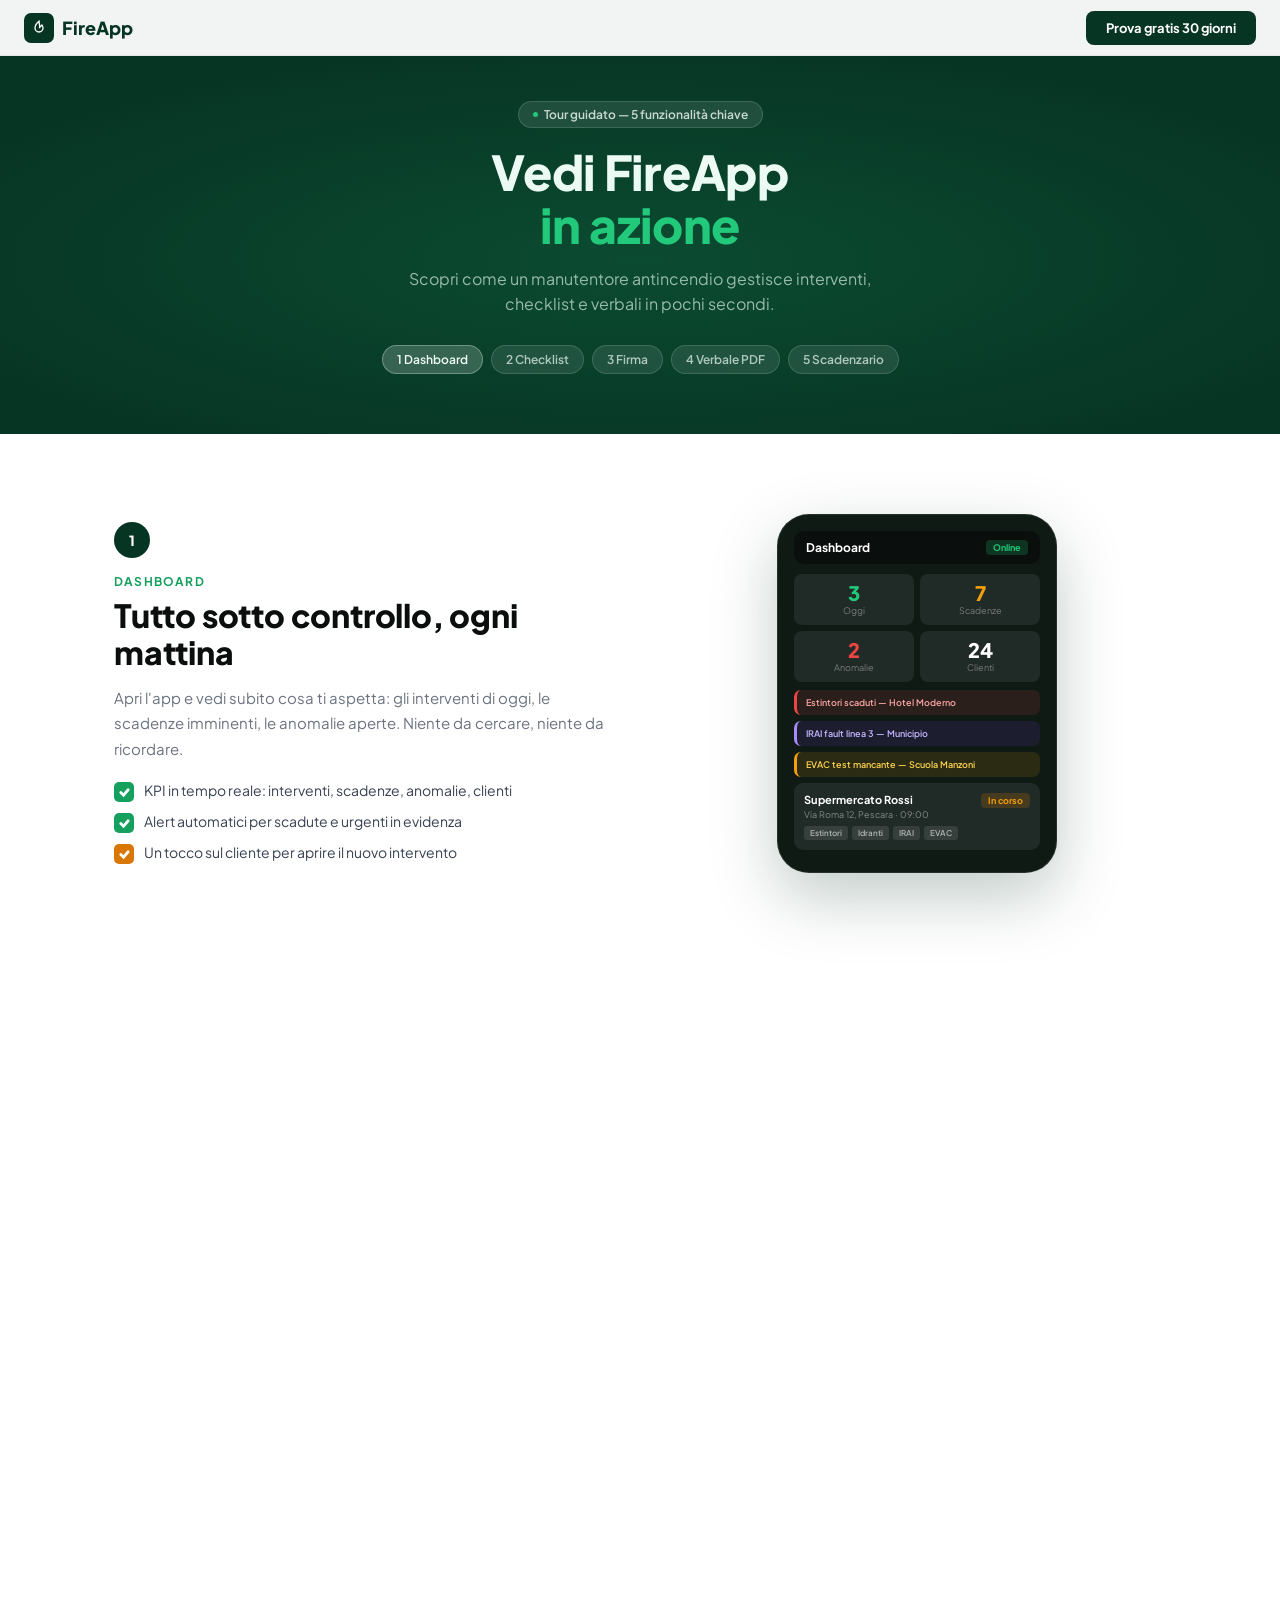
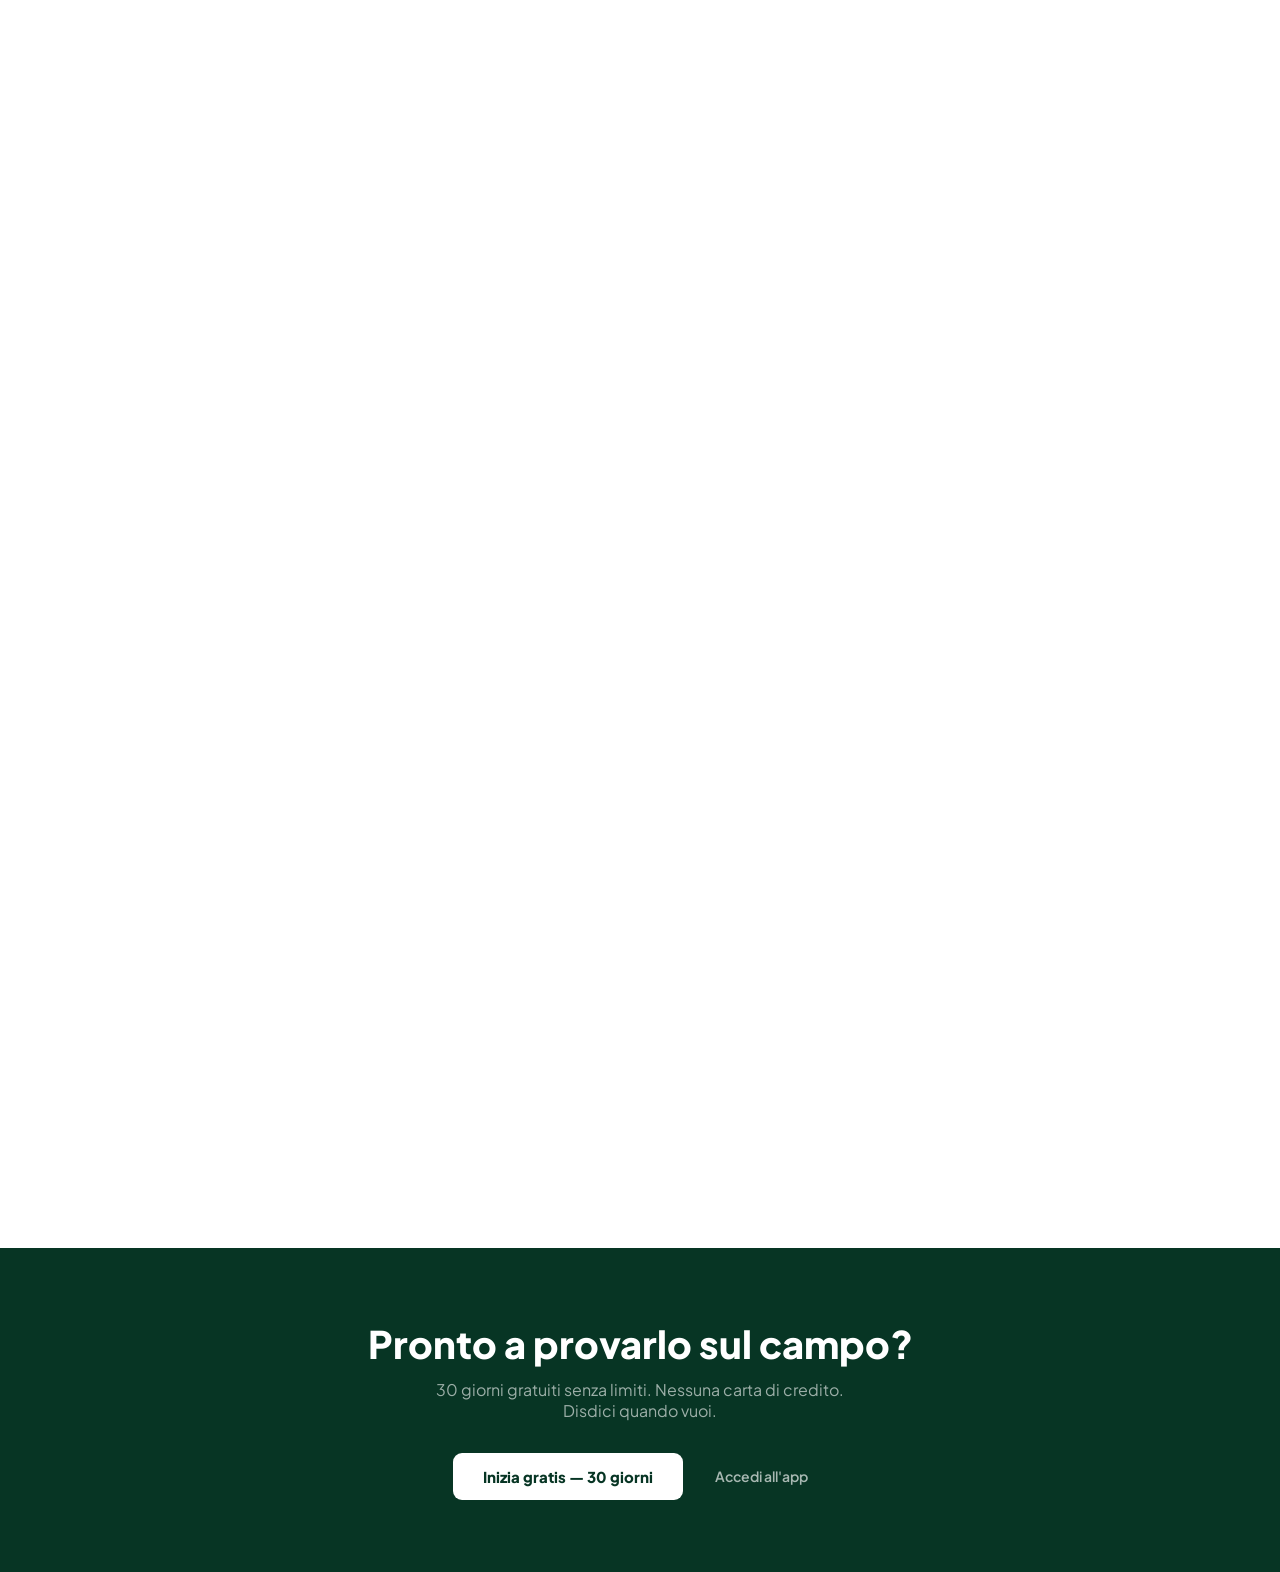
<file: tour.html>
<!DOCTYPE html>
<html lang="it">
<head>
<meta charset="UTF-8">
<meta name="viewport" content="width=device-width, initial-scale=1.0">
<title>FireApp — Tour guidato</title>
<link href="https://fonts.googleapis.com/css2?family=Plus+Jakarta+Sans:wght@400;500;600;700;800&display=swap" rel="stylesheet">
<style>
*{box-sizing:border-box;margin:0;padding:0}
:root{
  --green:#073524;--green-mid:#0d6040;--green-light:#16a05e;--green-bright:#22c97a;
  --amber:#d97706;--red:#dc2626;--purple:#7c3aed;
  --ink:#0a0f0d;--ink-soft:#374151;--ink-muted:#6b7280;
  --border:#e5e7eb;--bg:#f9fafb;--white:#ffffff;
  --font:'Plus Jakarta Sans',system-ui,sans-serif;
}
html{scroll-behavior:smooth}
body{font-family:var(--font);background:var(--white);color:var(--ink);-webkit-font-smoothing:antialiased;overflow-x:hidden}

/* NAV */
.topnav{position:fixed;top:0;left:0;right:0;z-index:100;background:rgba(255,255,255,.95);backdrop-filter:blur(10px);border-bottom:1px solid var(--border);height:56px;display:flex;align-items:center;justify-content:space-between;padding:0 24px}
.logo{display:flex;align-items:center;gap:8px;font-size:18px;font-weight:800;color:var(--green)}
.logo-mark{width:30px;height:30px;background:var(--green);border-radius:7px;display:flex;align-items:center;justify-content:center}
.logo-mark svg{width:16px;height:16px;stroke:white;fill:none;stroke-width:2;stroke-linecap:round}
.nav-btn{background:var(--green);color:white;padding:9px 20px;border-radius:8px;font-size:13px;font-weight:700;text-decoration:none;transition:background .15s}
.nav-btn:hover{background:var(--green-mid)}

/* HERO TOUR */
.hero{padding:100px 24px 60px;text-align:center;background:var(--green);position:relative;overflow:hidden}
.hero::before{content:'';position:absolute;inset:0;background:radial-gradient(ellipse 60% 50% at 50% 60%,rgba(34,201,122,.15),transparent)}
.hero-eyebrow{display:inline-flex;align-items:center;gap:6px;background:rgba(255,255,255,.1);border:1px solid rgba(255,255,255,.15);color:rgba(255,255,255,.8);font-size:12px;font-weight:600;padding:5px 14px;border-radius:99px;margin-bottom:18px}
.hero-eyebrow span{width:5px;height:5px;border-radius:50%;background:var(--green-bright);display:inline-block}
.hero h1{font-size:clamp(28px,5vw,48px);font-weight:800;color:white;line-height:1.1;letter-spacing:-.3px;margin-bottom:14px}
.hero h1 em{color:var(--green-bright);font-style:normal}
.hero p{font-size:16px;color:rgba(255,255,255,.65);max-width:480px;margin:0 auto 28px;line-height:1.6}
.hero-steps{display:flex;justify-content:center;gap:8px;flex-wrap:wrap}
.step-pill{background:rgba(255,255,255,.1);border:1px solid rgba(255,255,255,.15);color:rgba(255,255,255,.7);font-size:12px;font-weight:600;padding:6px 14px;border-radius:99px;cursor:pointer;transition:all .2s}
.step-pill.active,.step-pill:hover{background:rgba(255,255,255,.2);color:white;border-color:rgba(255,255,255,.3)}

/* TOUR CONTENT */
.tour-section{padding:64px 24px;max-width:1100px;margin:0 auto}
.tour-step{display:grid;grid-template-columns:1fr 1fr;gap:56px;align-items:center;margin-bottom:96px;opacity:0;transform:translateY(32px);transition:opacity .6s ease,transform .6s ease}
.tour-step.visible{opacity:1;transform:translateY(0)}
.tour-step.reverse{direction:rtl}
.tour-step.reverse>*{direction:ltr}
.step-num{display:inline-flex;align-items:center;justify-content:center;width:36px;height:36px;border-radius:50%;background:var(--green);color:white;font-size:14px;font-weight:800;margin-bottom:16px}
.step-label{font-size:12px;font-weight:700;color:var(--green-light);text-transform:uppercase;letter-spacing:.1em;margin-bottom:8px}
.step-title{font-size:clamp(22px,3vw,32px);font-weight:800;color:var(--ink);line-height:1.15;letter-spacing:-.2px;margin-bottom:14px}
.step-desc{font-size:15px;color:var(--ink-muted);line-height:1.7;margin-bottom:20px}
.step-points{display:flex;flex-direction:column;gap:10px}
.point{display:flex;align-items:flex-start;gap:10px;font-size:14px;color:var(--ink-soft)}
.point-icon{width:20px;height:20px;border-radius:5px;display:flex;align-items:center;justify-content:center;flex-shrink:0;margin-top:1px}
.point-icon svg{width:11px;height:11px;stroke:white;fill:none;stroke-width:3;stroke-linecap:round}
.pi-green{background:var(--green-light)}
.pi-amber{background:var(--amber)}
.pi-purple{background:var(--purple)}

/* PHONE MOCKUP */
.phone-wrap{display:flex;justify-content:center;align-items:center;padding:16px}
.phone{width:280px;background:#0f1a15;border-radius:32px;padding:16px;border:1px solid rgba(255,255,255,.1);box-shadow:0 24px 64px rgba(7,53,36,.25)}
.phone-bar{background:#0a0f0d;border-radius:10px;padding:9px 12px;display:flex;align-items:center;justify-content:space-between;margin-bottom:10px}
.phone-title{font-size:12px;font-weight:700;color:white}
.phone-badge{font-size:9px;font-weight:700;padding:2px 7px;border-radius:4px}
.pb-green{background:rgba(34,201,122,.2);color:#22c97a}
.pb-amber{background:rgba(217,119,6,.2);color:#f59e0b}
.pb-blue{background:rgba(37,99,235,.2);color:#60a5fa}
.pb-purple{background:rgba(124,58,237,.2);color:#a78bfa}

/* Dashboard mockup */
.m-kpis{display:grid;grid-template-columns:1fr 1fr;gap:6px;margin-bottom:8px}
.m-kpi{background:rgba(255,255,255,.07);border-radius:8px;padding:9px 10px;text-align:center}
.m-kpi-val{font-size:20px;font-weight:800;line-height:1}
.m-kpi-label{font-size:9px;color:rgba(255,255,255,.4);margin-top:2px}
.v-ok{color:#22c97a}.v-warn{color:#f59e0b}.v-red{color:#ef4444}
.m-alert{border-radius:7px;padding:7px 9px;margin-bottom:6px;font-size:9px;font-weight:600;border-left:3px solid}
.al-red{background:rgba(239,68,68,.12);border-color:#ef4444;color:#fca5a5}
.al-amber{background:rgba(245,158,11,.12);border-color:#f59e0b;color:#fcd34d}
.al-purple{background:rgba(124,58,237,.12);border-color:#a78bfa;color:#c4b5fd}
.m-card{background:rgba(255,255,255,.07);border-radius:9px;padding:10px;margin-bottom:6px}
.m-card-title{font-size:11px;font-weight:700;color:white;margin-bottom:3px}
.m-card-sub{font-size:9px;color:rgba(255,255,255,.45)}
.m-tags{display:flex;gap:4px;flex-wrap:wrap;margin-top:6px}
.m-tag{font-size:8px;padding:2px 6px;border-radius:3px;background:rgba(255,255,255,.1);color:rgba(255,255,255,.6);font-weight:600}

/* Checklist mockup */
.m-tabs{display:flex;gap:0;border-bottom:1px solid rgba(255,255,255,.1);margin-bottom:8px}
.m-tab{font-size:9px;font-weight:700;padding:5px 9px;color:rgba(255,255,255,.4);border-bottom:2px solid transparent}
.m-tab.on{color:#22c97a;border-bottom-color:#22c97a}
.m-cl{background:rgba(255,255,255,.05);border-radius:7px;overflow:hidden}
.m-cl-row{display:flex;align-items:center;gap:7px;padding:7px 9px;border-bottom:1px solid rgba(255,255,255,.06)}
.m-cl-row:last-child{border-bottom:none}
.m-chk{width:14px;height:14px;border-radius:3px;flex-shrink:0;display:flex;align-items:center;justify-content:center}
.chk-ok{background:#16a05e}
.chk-ok::after{content:'';display:block;width:4px;height:6px;border:1.5px solid white;border-top:none;border-left:none;transform:rotate(45deg);margin-top:-1px}
.chk-an{background:#dc2626}
.chk-an::after{content:'!';font-size:8px;color:white;font-weight:700}
.chk-pend{border:1.5px solid rgba(255,255,255,.2)}
.m-cl-text{font-size:9px;color:rgba(255,255,255,.6);flex:1;line-height:1.3}
.m-cl-norm{font-size:7px;color:rgba(255,255,255,.3);margin-top:1px}
.m-prog{background:rgba(255,255,255,.1);border-radius:99px;height:3px;margin:8px 0 3px}
.m-prog-fill{height:3px;border-radius:99px;background:#22c97a}
.m-prog-label{font-size:8px;color:rgba(255,255,255,.35)}

/* PDF mockup */
.m-pdf{background:white;border-radius:6px;padding:10px;margin-bottom:6px}
.m-pdf-header{background:#073524;border-radius:4px;padding:6px 8px;margin-bottom:7px}
.m-pdf-h-title{font-size:7px;font-weight:800;color:white;letter-spacing:.02em}
.m-pdf-h-sub{font-size:6px;color:rgba(255,255,255,.6);margin-top:1px}
.m-pdf-row{display:flex;gap:6px;margin-bottom:3px}
.m-pdf-label{font-size:6px;font-weight:700;color:#6b7280;width:36px}
.m-pdf-val{font-size:6px;color:#374151}
.m-pdf-section{margin-top:6px;padding-top:5px;border-top:0.5px solid #e5e7eb}
.m-pdf-s-title{font-size:6px;font-weight:800;color:#073524;margin-bottom:3px;text-transform:uppercase;letter-spacing:.05em}
.m-pdf-item{display:flex;align-items:center;gap:4px;margin-bottom:2px}
.m-pdf-dot{width:8px;height:8px;border-radius:2px;flex-shrink:0;display:flex;align-items:center;justify-content:center;font-size:6px;font-weight:700;color:white}
.dot-ok{background:#16a05e}.dot-an{background:#dc2626}
.m-pdf-item-text{font-size:6px;color:#374151;line-height:1.3}
.m-sig-area{border:0.5px dashed #d1d5db;border-radius:4px;padding:8px;text-align:center;margin-top:6px}
.m-sig-label{font-size:6px;color:#9ca3af}
.m-sig-line{width:60px;height:0.5px;background:#374151;margin:4px auto 0}

/* Scadenzario mockup */
.m-scad-header{display:flex;justify-content:space-between;align-items:center;margin-bottom:8px}
.m-scad-title{font-size:11px;font-weight:700;color:white}
.m-chips{display:flex;gap:4px}
.m-chip{font-size:7px;font-weight:700;padding:2px 7px;border-radius:99px}
.chip-all{background:#22c97a;color:#041f13}
.chip-scad{background:rgba(239,68,68,.2);color:#ef4444}
.chip-ok{background:rgba(255,255,255,.1);color:rgba(255,255,255,.5)}
.m-month{font-size:8px;font-weight:700;color:rgba(255,255,255,.35);text-transform:uppercase;letter-spacing:.06em;margin:7px 0 4px}
.m-scad-item{display:flex;align-items:center;gap:7px;background:rgba(255,255,255,.06);border-radius:6px;padding:7px 8px;margin-bottom:4px}
.m-dot{width:7px;height:7px;border-radius:50%;flex-shrink:0}
.dot-r{background:#ef4444}.dot-a{background:#f59e0b}.dot-g{background:#22c97a}.dot-p{background:#a78bfa}
.m-scad-body{flex:1}
.m-scad-name{font-size:9px;font-weight:600;color:white}
.m-scad-sub{font-size:7px;color:rgba(255,255,255,.4);margin-top:1px}
.m-scad-date{font-size:8px;font-weight:700;color:rgba(255,255,255,.5)}
.m-scad-date.ov{color:#ef4444}

/* Firma mockup */
.m-sig-canvas{background:rgba(255,255,255,.05);border-radius:7px;padding:10px;margin-bottom:8px}
.m-sig-canvas-title{font-size:9px;color:rgba(255,255,255,.5);margin-bottom:6px;text-align:center}
.m-sig-canvas-area{background:rgba(255,255,255,.08);border-radius:5px;height:50px;display:flex;align-items:center;justify-content:center;border:1px dashed rgba(255,255,255,.15)}
.m-sig-canvas-hint{font-size:8px;color:rgba(255,255,255,.3)}
.m-sig-drawn{height:50px;display:flex;align-items:center;justify-content:center}
.m-sig-drawn svg{width:120px;height:40px;stroke:#22c97a;fill:none;stroke-width:1.5;stroke-linecap:round;stroke-linejoin:round}

/* CTA finale */
.cta-section{background:var(--green);padding:72px 24px;text-align:center}
.cta-section h2{font-size:clamp(24px,4vw,38px);font-weight:800;color:white;margin-bottom:12px}
.cta-section p{font-size:16px;color:rgba(255,255,255,.6);margin-bottom:32px;max-width:440px;margin-left:auto;margin-right:auto}
.cta-btns{display:flex;justify-content:center;gap:12px;flex-wrap:wrap}
.btn-white{background:white;color:var(--green);padding:14px 30px;border-radius:9px;font-size:15px;font-weight:800;text-decoration:none;transition:all .15s;display:inline-block}
.btn-white:hover{background:var(--green-bright)}
.btn-ghost-w{color:rgba(255,255,255,.65);font-size:14px;font-weight:600;padding:14px 20px;text-decoration:none;transition:color .15s;display:inline-block}
.btn-ghost-w:hover{color:white}

/* Responsive */
@media(max-width:800px){
  .tour-step{grid-template-columns:1fr}
  .tour-step.reverse{direction:ltr}
  .phone{width:240px}
}
</style>
</head>
<body>

<nav class="topnav">
  <div class="logo">
    <div class="logo-mark">
      <svg viewBox="0 0 24 24"><path d="M12 2C8.5 5 6 8.5 6 12a6 6 0 0012 0c0-1.5-.5-3-1.5-4.5C15 9 14 10.5 13 11c.5-3-1-6.5-1-9z"/></svg>
    </div>
    FireApp
  </div>
  <a href="/signup.html" class="nav-btn">Prova gratis 30 giorni</a>
</nav>

<section class="hero">
  <div class="hero-eyebrow"><span></span>Tour guidato — 5 funzionalità chiave</div>
  <h1>Vedi FireApp<br><em>in azione</em></h1>
  <p>Scopri come un manutentore antincendio gestisce interventi, checklist e verbali in pochi secondi.</p>
  <div class="hero-steps">
    <div class="step-pill active" onclick="scrollTo(1)">1 Dashboard</div>
    <div class="step-pill" onclick="scrollTo(2)">2 Checklist</div>
    <div class="step-pill" onclick="scrollTo(3)">3 Firma</div>
    <div class="step-pill" onclick="scrollTo(4)">4 Verbale PDF</div>
    <div class="step-pill" onclick="scrollTo(5)">5 Scadenzario</div>
  </div>
</section>

<div class="tour-section">

  <!-- STEP 1: Dashboard -->
  <div class="tour-step" id="step-1">
    <div>
      <div class="step-num">1</div>
      <div class="step-label">Dashboard</div>
      <div class="step-title">Tutto sotto controllo, ogni mattina</div>
      <div class="step-desc">Apri l'app e vedi subito cosa ti aspetta: gli interventi di oggi, le scadenze imminenti, le anomalie aperte. Niente da cercare, niente da ricordare.</div>
      <div class="step-points">
        <div class="point"><div class="point-icon pi-green"><svg viewBox="0 0 12 12"><polyline points="2 6 5 9 10 3"/></svg></div>KPI in tempo reale: interventi, scadenze, anomalie, clienti</div>
        <div class="point"><div class="point-icon pi-green"><svg viewBox="0 0 12 12"><polyline points="2 6 5 9 10 3"/></svg></div>Alert automatici per scadute e urgenti in evidenza</div>
        <div class="point"><div class="point-icon pi-amber"><svg viewBox="0 0 12 12"><polyline points="2 6 5 9 10 3"/></svg></div>Un tocco sul cliente per aprire il nuovo intervento</div>
      </div>
    </div>
    <div class="phone-wrap">
      <div class="phone">
        <div class="phone-bar">
          <div class="phone-title">Dashboard</div>
          <div class="phone-badge pb-green">Online</div>
        </div>
        <div class="m-kpis">
          <div class="m-kpi"><div class="m-kpi-val v-ok">3</div><div class="m-kpi-label">Oggi</div></div>
          <div class="m-kpi"><div class="m-kpi-val v-warn">7</div><div class="m-kpi-label">Scadenze</div></div>
          <div class="m-kpi"><div class="m-kpi-val v-red">2</div><div class="m-kpi-label">Anomalie</div></div>
          <div class="m-kpi"><div class="m-kpi-val" style="color:white">24</div><div class="m-kpi-label">Clienti</div></div>
        </div>
        <div class="m-alert al-red">Estintori scaduti — Hotel Moderno</div>
        <div class="m-alert al-purple">IRAI fault linea 3 — Municipio</div>
        <div class="m-alert al-amber">EVAC test mancante — Scuola Manzoni</div>
        <div class="m-card">
          <div style="display:flex;justify-content:space-between;align-items:flex-start">
            <div><div class="m-card-title">Supermercato Rossi</div><div class="m-card-sub">Via Roma 12, Pescara · 09:00</div></div>
            <div class="phone-badge pb-amber">In corso</div>
          </div>
          <div class="m-tags">
            <span class="m-tag">Estintori</span>
            <span class="m-tag">Idranti</span>
            <span class="m-tag">IRAI</span>
            <span class="m-tag">EVAC</span>
          </div>
        </div>
      </div>
    </div>
  </div>

  <!-- STEP 2: Checklist -->
  <div class="tour-step reverse" id="step-2">
    <div>
      <div class="step-num">2</div>
      <div class="step-label">Checklist normative</div>
      <div class="step-title">I riferimenti normativi già scritti. Tu pensi al controllo.</div>
      <div class="step-desc">Ogni voce ha già il riferimento normativo corretto — UNI 9994-1, UNI 10779, UNI 9795, UNI EN 54-16. Segni OK, Anomalia o N/A. Se c'è un problema, allega la foto direttamente.</div>
      <div class="step-points">
        <div class="point"><div class="point-icon pi-green"><svg viewBox="0 0 12 12"><polyline points="2 6 5 9 10 3"/></svg></div>Checklist per estintori, idranti, IRAI, EVAC, porte REI</div>
        <div class="point"><div class="point-icon pi-green"><svg viewBox="0 0 12 12"><polyline points="2 6 5 9 10 3"/></svg></div>Foto anomalie allegate direttamente dalla fotocamera</div>
        <div class="point"><div class="point-icon pi-purple"><svg viewBox="0 0 12 12"><polyline points="2 6 5 9 10 3"/></svg></div>Presa in consegna P1 secondo UNI 11224 integrata</div>
      </div>
    </div>
    <div class="phone-wrap">
      <div class="phone">
        <div class="phone-bar">
          <div class="phone-title">Supermercato Rossi</div>
          <div class="phone-badge pb-amber">In corso</div>
        </div>
        <div class="m-tabs">
          <div class="m-tab on">Estintori</div>
          <div class="m-tab">Idranti</div>
          <div class="m-tab">IRAI</div>
          <div class="m-tab">EVAC</div>
        </div>
        <div style="font-size:8px;color:rgba(255,255,255,.35);margin-bottom:6px">UNI 9994-1 · Controllo semestrale</div>
        <div class="m-cl">
          <div class="m-cl-row"><div class="m-chk chk-ok"></div><div><div class="m-cl-text">Verifica accessibilita e segnaletica</div><div class="m-cl-norm">D.Lgs 81/2008 · Art.46</div></div></div>
          <div class="m-cl-row"><div class="m-chk chk-ok"></div><div><div class="m-cl-text">Integrita corpo, manometro e ugello</div><div class="m-cl-norm">UNI 9994-1 · Tab.1</div></div></div>
          <div class="m-cl-row"><div class="m-chk chk-ok"></div><div><div class="m-cl-text">Verifica carica</div><div class="m-cl-norm">UNI 9994-1 · p.5.1.2</div></div></div>
          <div class="m-cl-row"><div class="m-chk chk-an"></div><div><div class="m-cl-text">Valvola erogazione e leva</div><div class="m-cl-norm">UNI 9994-1 · p.5.1.3</div></div></div>
          <div class="m-cl-row"><div class="m-chk chk-pend"></div><div><div class="m-cl-text" style="color:rgba(255,255,255,.3)">Sigillo di sicurezza</div><div class="m-cl-norm">UNI 9994-1 · p.5.1.4</div></div></div>
        </div>
        <div class="m-prog"><div class="m-prog-fill" style="width:60%"></div></div>
        <div class="m-prog-label">Completato 3/5 · PDF pronto al termine</div>
      </div>
    </div>
  </div>

  <!-- STEP 3: Firma -->
  <div class="tour-step" id="step-3">
    <div>
      <div class="step-num">3</div>
      <div class="step-label">Firma digitale</div>
      <div class="step-title">Il cliente firma sullo schermo. Subito.</div>
      <div class="step-desc">Al termine dell'intervento, il cliente firma direttamente sullo schermo del telefono. La firma viene incorporata nel PDF del verbale — nessun foglio di carta, nessuna firma da scannerizzare dopo.</div>
      <div class="step-points">
        <div class="point"><div class="point-icon pi-green"><svg viewBox="0 0 12 12"><polyline points="2 6 5 9 10 3"/></svg></div>Canvas touch ottimizzato per firma con il dito</div>
        <div class="point"><div class="point-icon pi-green"><svg viewBox="0 0 12 12"><polyline points="2 6 5 9 10 3"/></svg></div>Firma incorporata nel PDF in alta risoluzione</div>
        <div class="point"><div class="point-icon pi-amber"><svg viewBox="0 0 12 12"><polyline points="2 6 5 9 10 3"/></svg></div>Possibilita di saltare la firma e aggiungerla dopo</div>
      </div>
    </div>
    <div class="phone-wrap">
      <div class="phone">
        <div class="phone-bar">
          <div class="phone-title">Firma del cliente</div>
          <div class="phone-badge pb-green">Step finale</div>
        </div>
        <div style="font-size:9px;color:rgba(255,255,255,.5);margin-bottom:10px">Il cliente firma per approvare il verbale</div>
        <div class="m-sig-canvas">
          <div class="m-sig-canvas-title">Area firma</div>
          <div class="m-sig-drawn">
            <svg viewBox="0 0 120 40">
              <path d="M10 30 Q20 10 30 25 Q40 40 50 20 Q60 5 70 22 Q80 38 90 18 Q100 5 110 20"/>
            </svg>
          </div>
        </div>
        <div style="background:rgba(34,201,122,.12);border-radius:6px;padding:8px;font-size:8px;color:#22c97a;margin-bottom:8px">
          Firma acquisita correttamente
        </div>
        <div style="background:#22c97a;border-radius:7px;padding:9px;text-align:center;font-size:10px;font-weight:700;color:#041f13">
          Conferma e genera verbale
        </div>
      </div>
    </div>
  </div>

  <!-- STEP 4: PDF -->
  <div class="tour-step reverse" id="step-4">
    <div>
      <div class="step-num">4</div>
      <div class="step-label">Verbale PDF automatico</div>
      <div class="step-title">Il verbale è pronto mentre sei ancora dal cliente</div>
      <div class="step-desc">Conforme D.M. 37/2008. Numero progressivo automatico, intestazione, checklist compilata con riferimenti normativi, anomalie evidenziate con foto, firma del cliente. Inviato via email in un tocco.</div>
      <div class="step-points">
        <div class="point"><div class="point-icon pi-green"><svg viewBox="0 0 12 12"><polyline points="2 6 5 9 10 3"/></svg></div>Numero verbale auto-generato (es. 2026/041)</div>
        <div class="point"><div class="point-icon pi-green"><svg viewBox="0 0 12 12"><polyline points="2 6 5 9 10 3"/></svg></div>Foto anomalie allegate nel PDF con didascalia</div>
        <div class="point"><div class="point-icon pi-amber"><svg viewBox="0 0 12 12"><polyline points="2 6 5 9 10 3"/></svg></div>Scadenze future gia calcolate e archiviate</div>
      </div>
    </div>
    <div class="phone-wrap">
      <div class="phone">
        <div class="phone-bar">
          <div class="phone-title">Verbale n. 2026/041</div>
          <div class="phone-badge pb-green">Pronto</div>
        </div>
        <div class="m-pdf">
          <div class="m-pdf-header">
            <div class="m-pdf-h-title">VERBALE DI MANUTENZIONE ANTINCENDIO</div>
            <div class="m-pdf-h-sub">n. 2026/041  ·  16/04/2026  ·  Rossi Antincendio Srl</div>
          </div>
          <div class="m-pdf-row"><div class="m-pdf-label">Cliente</div><div class="m-pdf-val">Supermercato Rossi Spa</div></div>
          <div class="m-pdf-row"><div class="m-pdf-label">Tecnico</div><div class="m-pdf-val">M. Vizzani · Cert. VVF-12345</div></div>
          <div class="m-pdf-row"><div class="m-pdf-label">Esito</div><div class="m-pdf-val" style="color:#16a05e;font-weight:700">Conforme con anomalie</div></div>
          <div class="m-pdf-section">
            <div class="m-pdf-s-title">Estintori — UNI 9994-1</div>
            <div class="m-pdf-item"><div class="m-pdf-dot dot-ok">OK</div><div class="m-pdf-item-text">Verifica accessibilita e segnaletica</div></div>
            <div class="m-pdf-item"><div class="m-pdf-dot dot-ok">OK</div><div class="m-pdf-item-text">Integrita corpo e manometro</div></div>
            <div class="m-pdf-item"><div class="m-pdf-dot dot-an">AN</div><div class="m-pdf-item-text">Valvola erogazione — anomalia rilevata</div></div>
          </div>
          <div class="m-sig-area">
            <div class="m-sig-label">Firma cliente / referente</div>
            <div class="m-sig-line"></div>
          </div>
        </div>
        <div style="background:#22c97a;border-radius:7px;padding:8px;text-align:center;font-size:9px;font-weight:700;color:#041f13">
          Invia PDF via email al cliente
        </div>
      </div>
    </div>
  </div>

  <!-- STEP 5: Scadenzario -->
  <div class="tour-step" id="step-5">
    <div>
      <div class="step-num">5</div>
      <div class="step-label">Scadenzario automatico</div>
      <div class="step-title">Non dimentichi mai più una scadenza</div>
      <div class="step-desc">Dopo ogni intervento, FireApp calcola automaticamente le prossime scadenze per ogni impianto — semestrale, mensile per EVAC, triennale per la revisione, decennale per il collaudo. Tutto visualizzato con semaforo rosso, arancione, verde.</div>
      <div class="step-points">
        <div class="point"><div class="point-icon pi-green"><svg viewBox="0 0 12 12"><polyline points="2 6 5 9 10 3"/></svg></div>Calcolo automatico da UNI 9994-1, 10779, 9795, EN 54-16</div>
        <div class="point"><div class="point-icon pi-green"><svg viewBox="0 0 12 12"><polyline points="2 6 5 9 10 3"/></svg></div>Semaforo rosso/ambra/verde per priorita immediata</div>
        <div class="point"><div class="point-icon pi-amber"><svg viewBox="0 0 12 12"><polyline points="2 6 5 9 10 3"/></svg></div>Alert P6 per impianti con piu di 12 anni di vita</div>
      </div>
    </div>
    <div class="phone-wrap">
      <div class="phone">
        <div class="phone-bar">
          <div class="phone-title">Scadenzario</div>
          <div class="phone-badge pb-blue">9 scadenze</div>
        </div>
        <div class="m-scad-header">
          <div></div>
          <div class="m-chips">
            <div class="m-chip chip-all">Tutti</div>
            <div class="m-chip chip-scad">Scaduti</div>
            <div class="m-chip chip-ok">Futuri</div>
          </div>
        </div>
        <div class="m-month">Scaduti</div>
        <div class="m-scad-item"><div class="m-dot dot-r"></div><div class="m-scad-body"><div class="m-scad-name">Hotel Moderno — Estintori</div><div class="m-scad-sub">Revisione triennale · UNI 9994-1</div></div><div class="m-scad-date ov">10/04</div></div>
        <div class="m-month">Aprile 2026</div>
        <div class="m-scad-item"><div class="m-dot dot-p"></div><div class="m-scad-body"><div class="m-scad-name">Municipio — IRAI semestrale</div><div class="m-scad-sub">24 rivelatori · UNI 9795</div></div><div class="m-scad-date">21/04</div></div>
        <div class="m-scad-item"><div class="m-dot dot-a"></div><div class="m-scad-body"><div class="m-scad-name">Scuola Manzoni — EVAC mensile</div><div class="m-scad-sub">16 diffusori · UNI EN 54-16</div></div><div class="m-scad-date">24/04</div></div>
        <div class="m-month">Maggio 2026</div>
        <div class="m-scad-item"><div class="m-dot dot-g"></div><div class="m-scad-body"><div class="m-scad-name">Condominio Verde — Estintori</div><div class="m-scad-sub">Semestrale · UNI 9994-1</div></div><div class="m-scad-date">15/05</div></div>
      </div>
    </div>
  </div>

</div>

<!-- CTA -->
<section class="cta-section">
  <h2>Pronto a provarlo sul campo?</h2>
  <p>30 giorni gratuiti senza limiti. Nessuna carta di credito. Disdici quando vuoi.</p>
  <div class="cta-btns">
    <a href="/signup.html" class="btn-white">Inizia gratis — 30 giorni</a>
    <a href="/index.html" class="btn-ghost-w">Accedi all'app</a>
  </div>
</section>

<script>
function scrollTo(n) {
  const el = document.getElementById('step-' + n);
  if (el) el.scrollIntoView({ behavior: 'smooth', block: 'center' });
}

// Intersection observer per animazioni
const observer = new IntersectionObserver((entries) => {
  entries.forEach(e => {
    if (e.isIntersecting) {
      e.target.classList.add('visible');
      // Aggiorna pill attiva
      const id = e.target.id;
      const n = id.replace('step-', '');
      document.querySelectorAll('.step-pill').forEach((p, i) => {
        p.classList.toggle('active', String(i + 1) === n);
      });
    }
  });
}, { threshold: 0.3 });

document.querySelectorAll('.tour-step').forEach(s => observer.observe(s));
</script>
</body>
</html>
</file>
